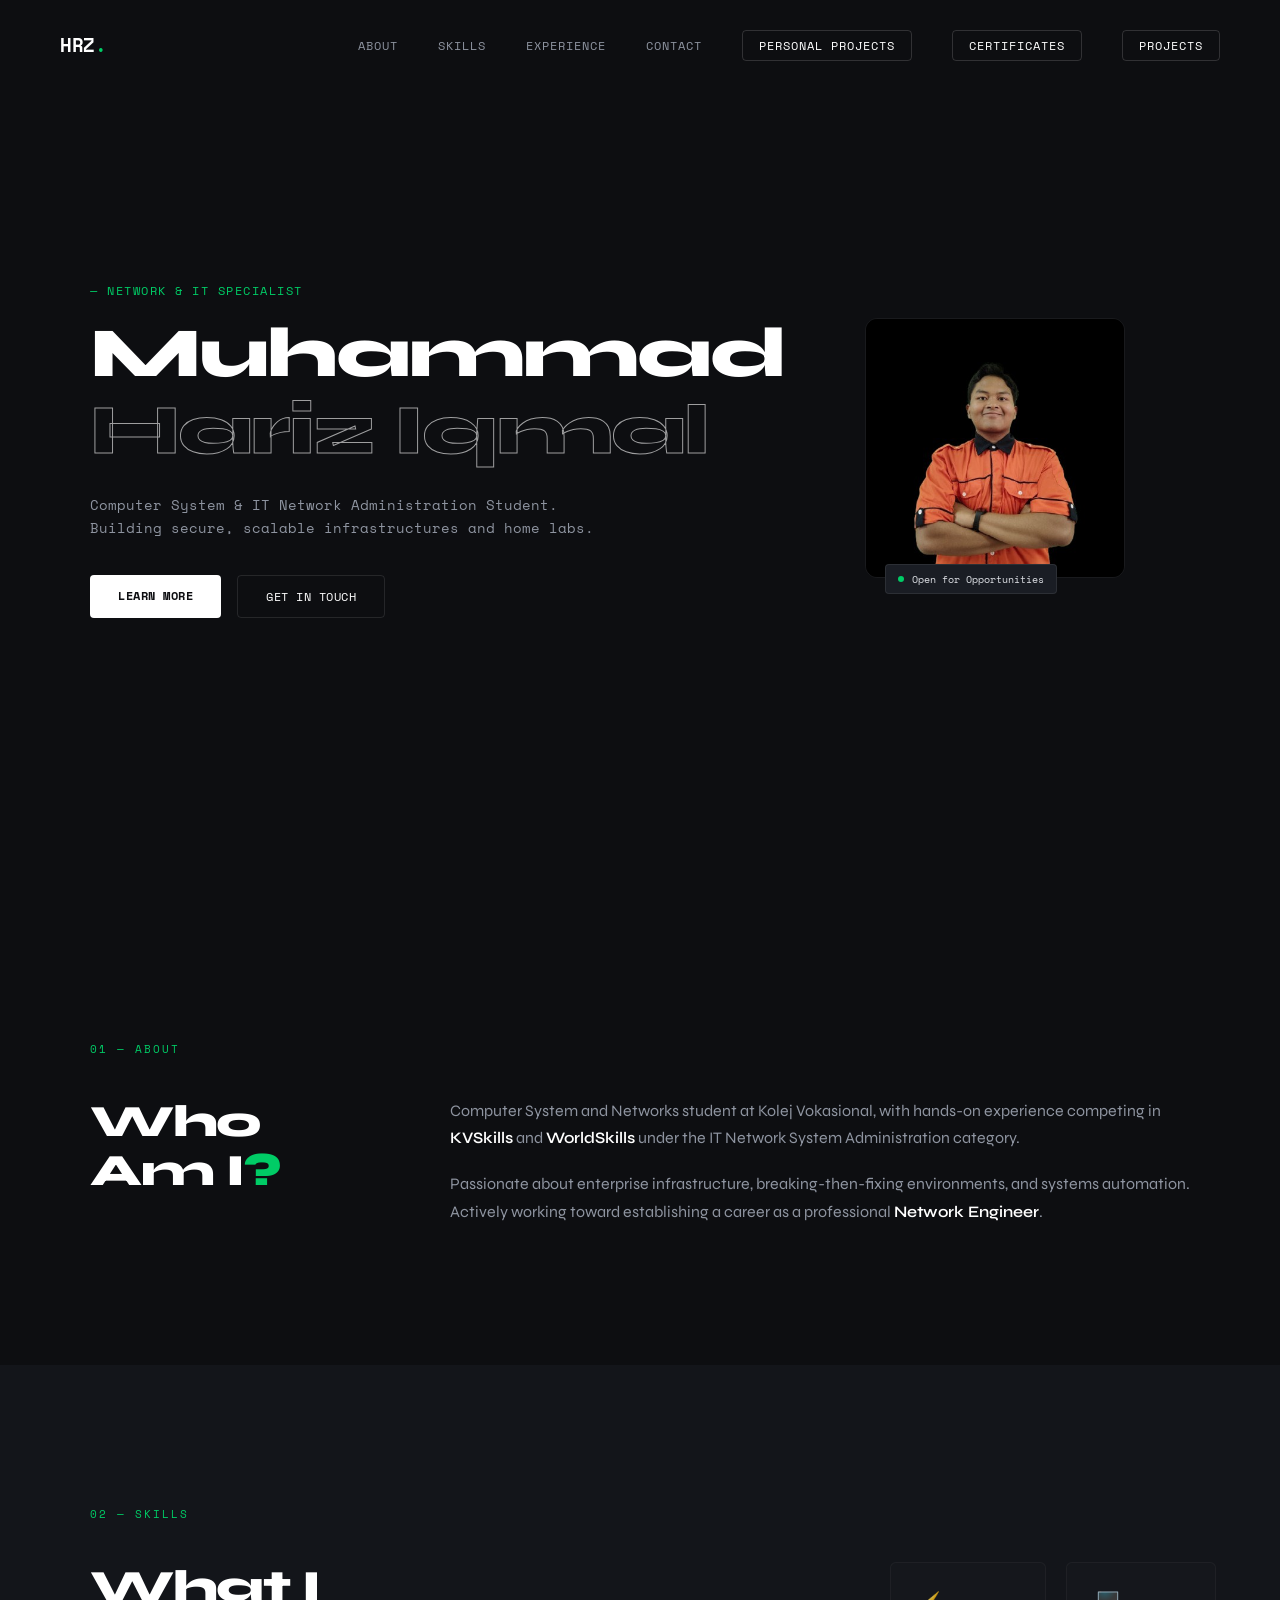
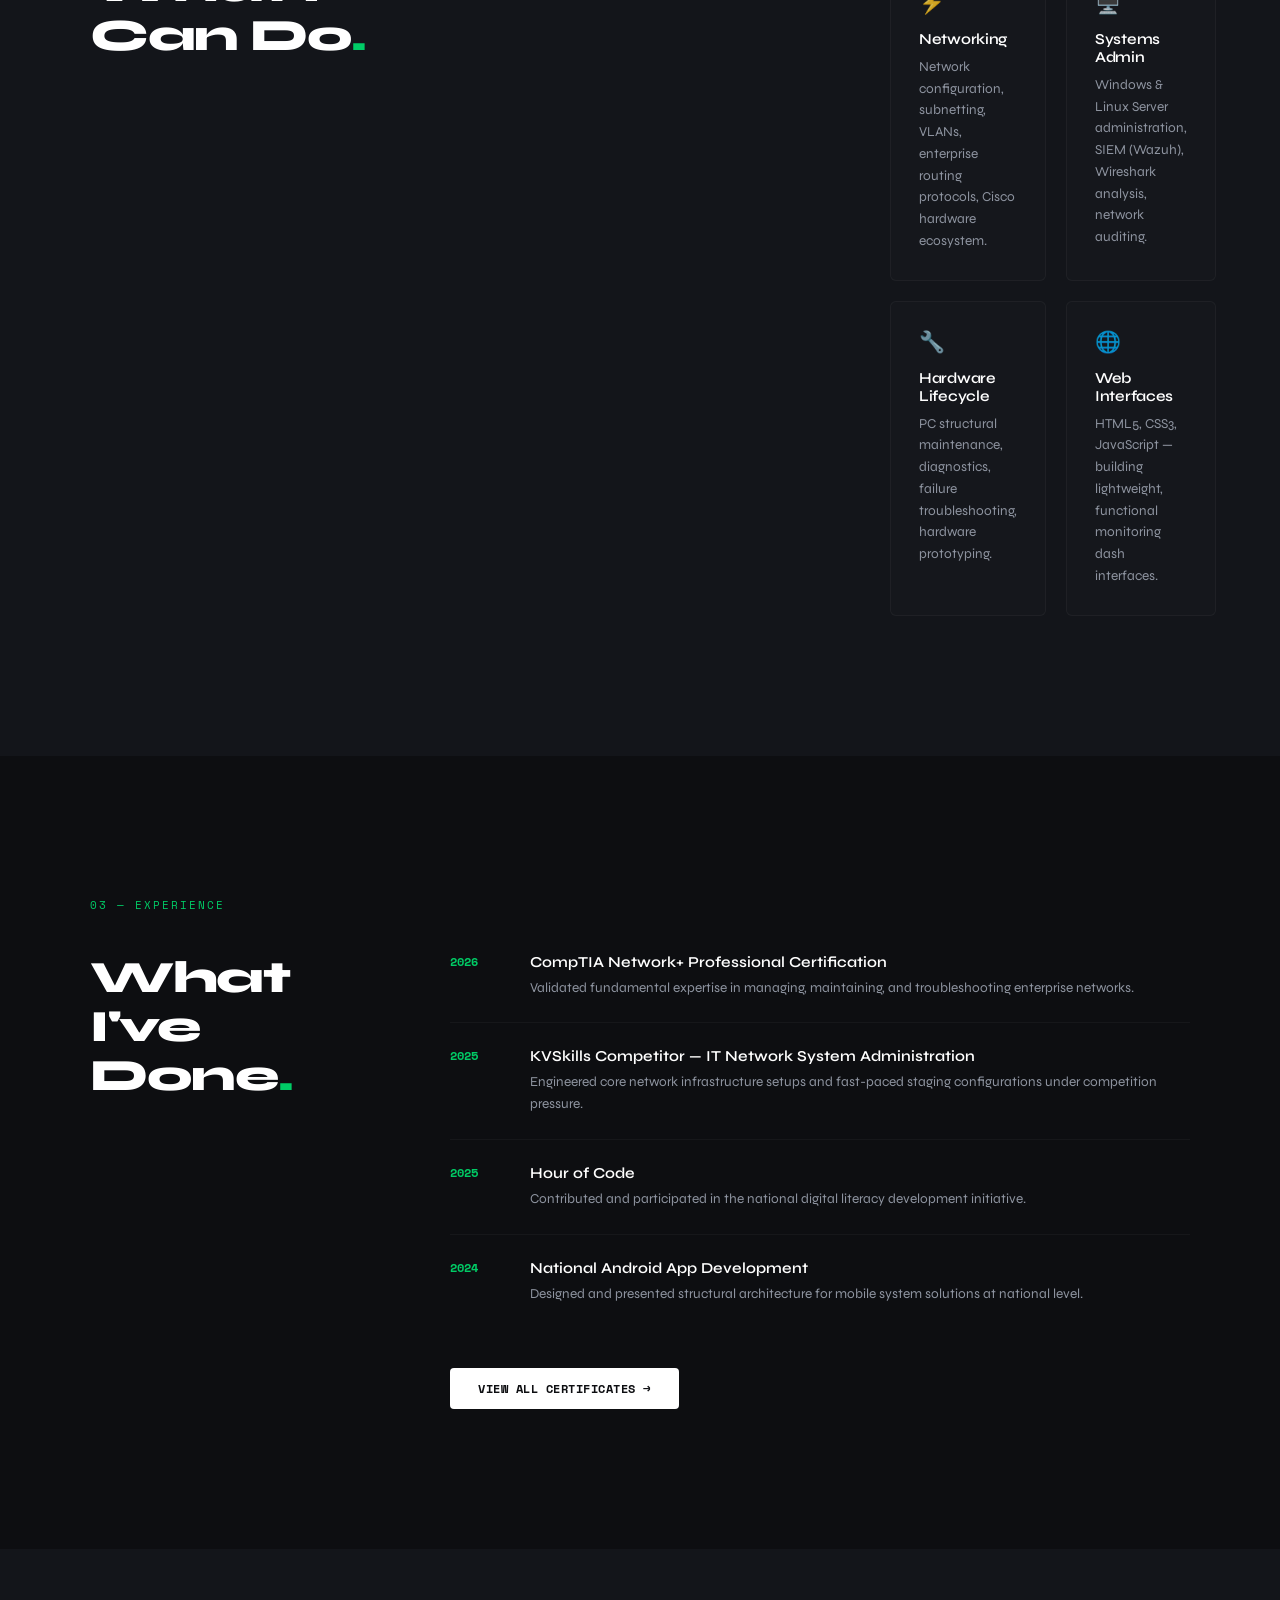
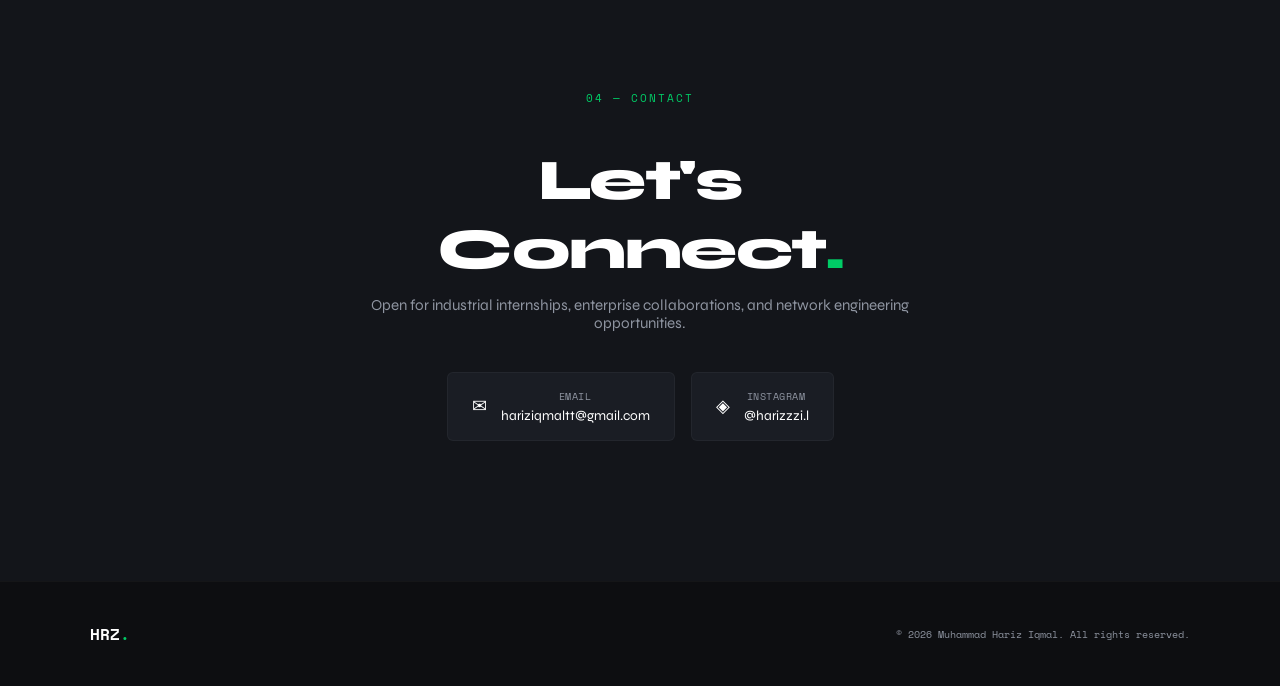
<file: index.html>
<!DOCTYPE html>
<html lang="ms">
<head>
  <meta charset="UTF-8" />
  <meta name="viewport" content="width=device-width, initial-scale=1.0" />
  <title>Muhammad Hariz Iqmal — Portfolio</title>
  <link rel="preconnect" href="https://fonts.googleapis.com" />
  <link rel="preconnect" href="https://fonts.gstatic.com" crossorigin />
  <link href="https://fonts.googleapis.com/css2?family=Space+Mono:wght@400;700&family=Syne:wght@400;600;800&display=swap" rel="stylesheet" />
  <link rel="stylesheet" href="style.css" />
</head>
<body>

  <nav id="navbar">
    <div class="nav-logo">HRZ<span class="dot">.</span></div>
    <ul class="nav-links">
      <li><a href="#about">About</a></li>
      <li><a href="#skills">Skills</a></li>
      <li><a href="#experience">Experience</a></li>
      <li><a href="#contact">Contact</a></li>
      <li><a href="personalprojects.html" class="nav-cta">Personal projects</a></li>
      <li><a href="sijil_index.html" class="nav-cta">Certificates</a></li>
      <li><a href="project_index.html" class="nav-cta">Projects</a></li>
    </ul>
    <button class="hamburger" id="hamburger" aria-label="Menu">
      <span></span><span></span><span></span>
    </button>
  </nav>

  <header id="hero">
    <div class="hero-grid">
      <div class="hero-text">
        <span class="hero-tag">— Network & IT Specialist</span>
        <h1 class="hero-name">Muhammad<br /><em>Hariz Iqmal</em></h1>
        <p class="hero-sub">Computer System & IT Network Administration Student. Building secure, scalable infrastructures and home labs.</p>
        <div class="hero-actions">
          <a href="#about" class="btn-primary">Learn More</a>
          <a href="#contact" class="btn-ghost">Get In Touch</a>
        </div>
      </div>
      <div class="hero-image-wrap">
        <img src="encem.jpg" alt="Muhammad Hariz Iqmal" class="profile-pic" />
        <div class="image-badge">
          <span class="badge-dot"></span> Open for Opportunities
        </div>
      </div>
    </div>
  </header>

  <section id="about" class="section">
    <div class="section-inner">
      <div class="section-label reveal">01 — About</div>
      <div class="two-col">
        <div class="col-heading reveal">
          <h2>Who<br />Am I<span class="accent">?</span></h2>
        </div>
        <div class="col-body reveal">
          <p>Computer System and Networks student at Kolej Vokasional, with hands-on experience competing in <strong>KVSkills</strong> and <strong>WorldSkills</strong> under the IT Network System Administration category.</p>
          <br />
          <p>Passionate about enterprise infrastructure, breaking-then-fixing environments, and systems automation. Actively working toward establishing a career as a professional <strong>Network Engineer</strong>.</p>
        </div>
      </div>
    </div>
  </section>

  <section id="skills" class="section alt-bg">
    <div class="section-inner">
      <div class="section-label reveal">02 — Skills</div>
      <div class="two-col reverse">
        <div class="col-heading reveal">
          <h2>What I<br />Can Do<span class="accent">.</span></h2>
        </div>
        <div class="col-body reveal">
          <div class="skill-grid">
            <div class="skill-card">
              <div class="skill-icon">⚡</div>
              <h3>Networking</h3>
              <p>Network configuration, subnetting, VLANs, enterprise routing protocols, Cisco hardware ecosystem.</p>
            </div>
            <div class="skill-card">
              <div class="skill-icon">🖥️</div>
              <h3>Systems Admin</h3>
              <p>Windows & Linux Server administration, SIEM (Wazuh), Wireshark analysis, network auditing.</p>
            </div>
            <div class="skill-card">
              <div class="skill-icon">🔧</div>
              <h3>Hardware Lifecycle</h3>
              <p>PC structural maintenance, diagnostics, failure troubleshooting, hardware prototyping.</p>
            </div>
            <div class="skill-card">
              <div class="skill-icon">🌐</div>
              <h3>Web Interfaces</h3>
              <p>HTML5, CSS3, JavaScript — building lightweight, functional monitoring dash interfaces.</p>
            </div>
          </div>
        </div>
      </div>
    </div>
  </section>

  <section id="experience" class="section">
    <div class="section-inner">
      <div class="section-label reveal">03 — Experience</div>
      <div class="two-col">
        <div class="col-heading reveal">
          <h2>What I've<br />Done<span class="accent">.</span></h2>
        </div>
        <div class="col-body reveal">
          <div class="timeline">
            <div class="timeline-item">
              <span class="timeline-year">2026</span>
              <div>
                <h3>CompTIA Network+ Professional Certification</h3>
                <p>Validated fundamental expertise in managing, maintaining, and troubleshooting enterprise networks.</p>
              </div>
            </div>
            <div class="timeline-item">
              <span class="timeline-year">2025</span>
              <div>
                <h3>KVSkills Competitor — IT Network System Administration</h3>
                <p>Engineered core network infrastructure setups and fast-paced staging configurations under competition pressure.</p>
              </div>
            </div>
            <div class="timeline-item">
              <span class="timeline-year">2025</span>
              <div>
                <h3>Hour of Code</h3>
                <p>Contributed and participated in the national digital literacy development initiative.</p>
              </div>
            </div>
            <div class="timeline-item">
              <span class="timeline-year">2024</span>
              <div>
                <h3>National Android App Development</h3>
                <p>Designed and presented structural architecture for mobile system solutions at national level.</p>
              </div>
            </div>
          </div>
          <a href="sijil_index.html" class="btn-primary" style="margin-top:40px;display:inline-block;">View All Certificates →</a>
        </div>
      </div>
    </div>
  </section>

  <section id="contact" class="section alt-bg">
    <div class="section-inner contact-inner">
      <div class="section-label reveal">04 — Contact</div>
      <h2 class="contact-heading reveal">Let's Connect<span class="accent">.</span></h2>
      <p class="contact-sub reveal">Open for industrial internships, enterprise collaborations, and network engineering opportunities.</p>
      <div class="contact-links reveal">
        <a href="mailto:hariziqmaltt@gmail.com" class="contact-card">
          <span class="contact-icon">✉</span>
          <div>
            <small>Email</small>
            <strong>hariziqmaltt@gmail.com</strong>
          </div>
        </a>
        <a href="https://instagram.com/harizzzi.l" target="_blank" class="contact-card">
          <span class="contact-icon">◈</span>
          <div>
            <small>Instagram</small>
            <strong>@harizzzi.l</strong>
          </div>
        </a>
      </div>
    </div>
  </section>

  <footer>
    <div class="footer-inner">
      <span class="footer-logo">HRZ<span class="accent">.</span></span>
      <p>© 2026 Muhammad Hariz Iqmal. All rights reserved.</p>
    </div>
  </footer>

  <script src="script.js"></script>
</body>
</html>
</file>
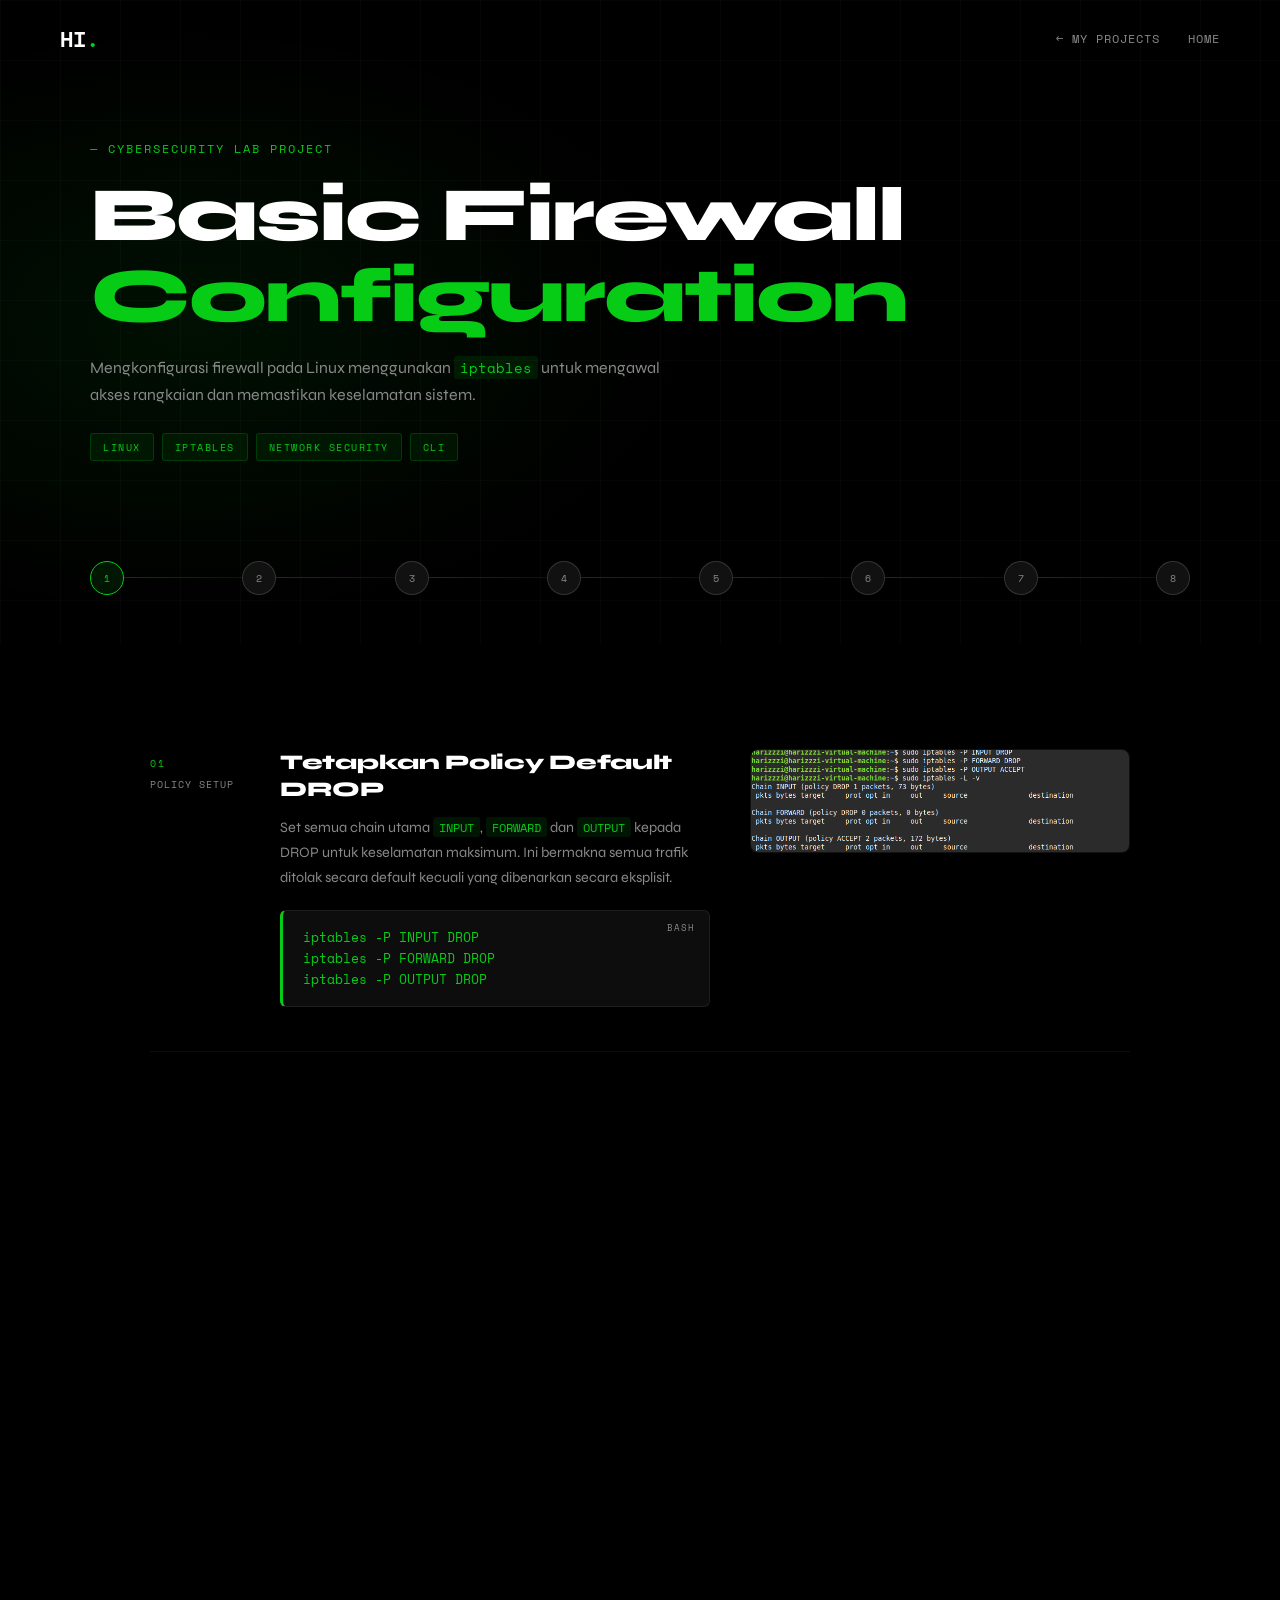
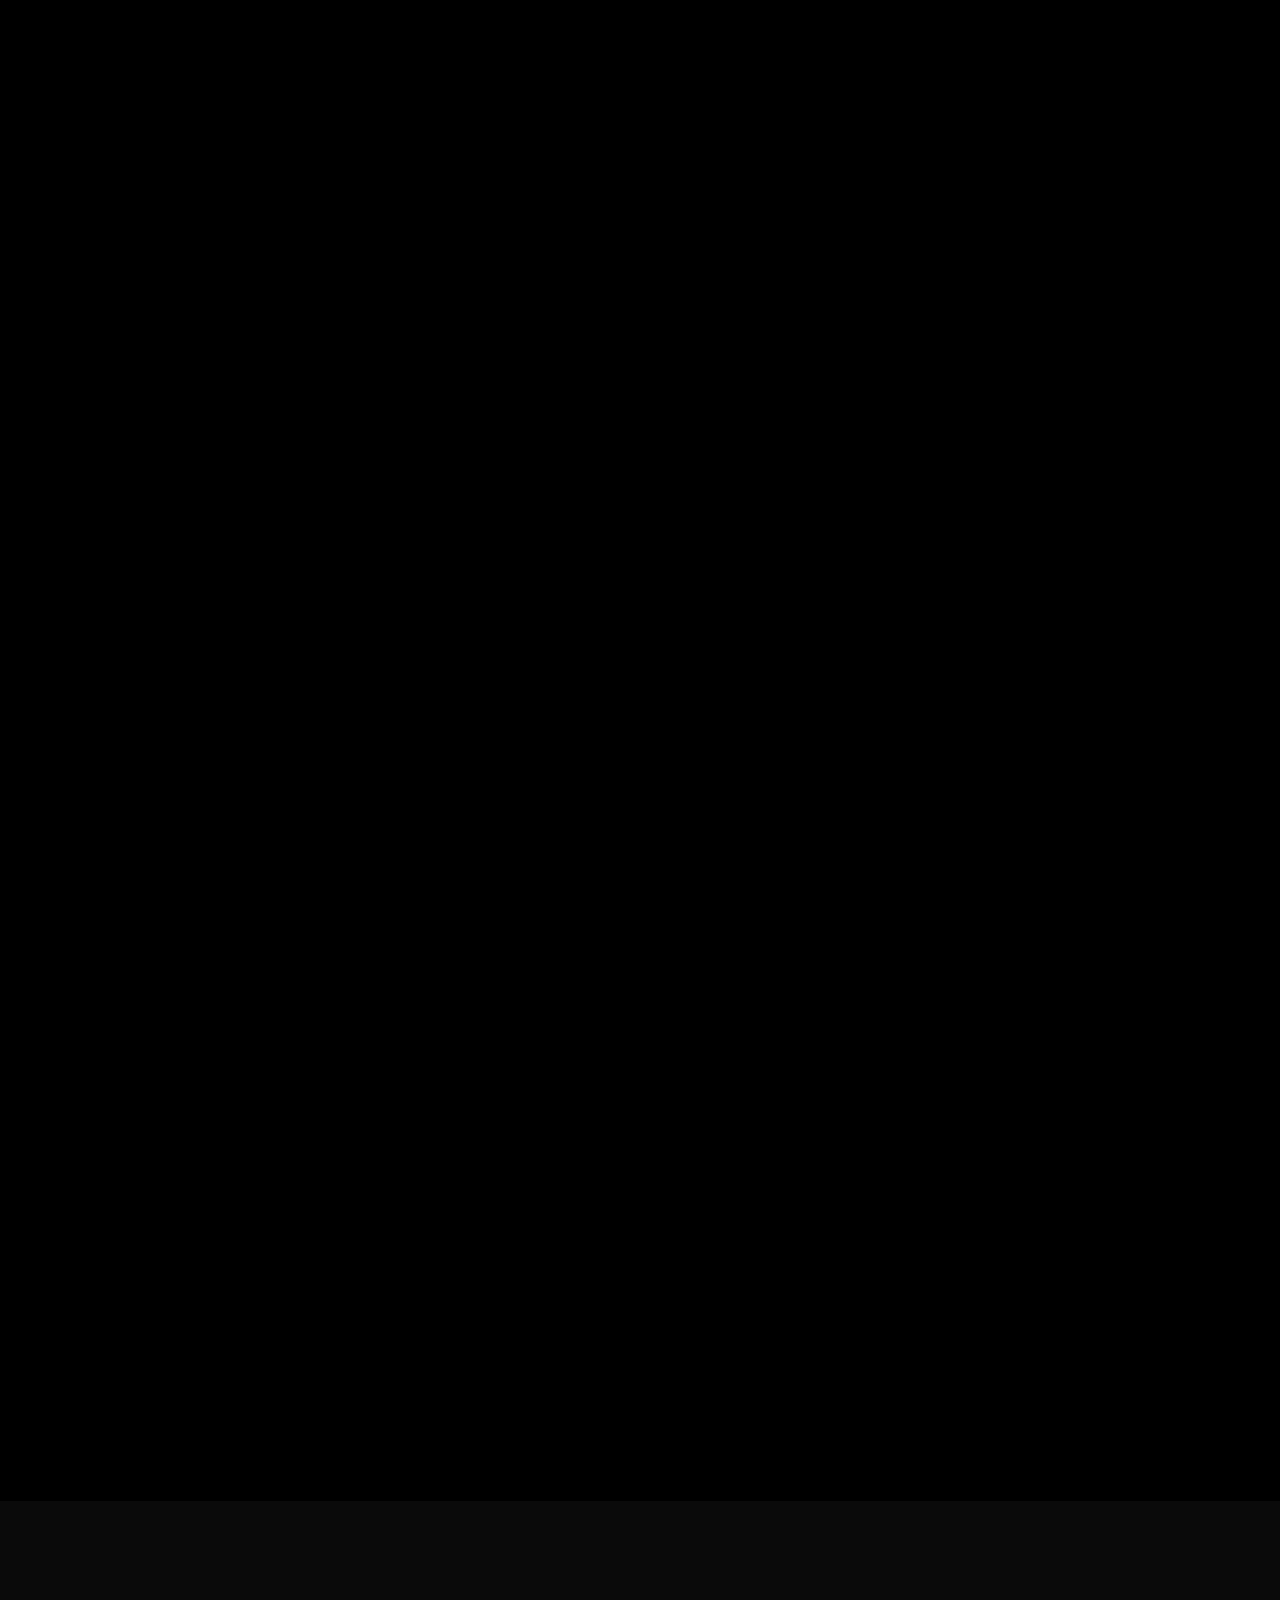
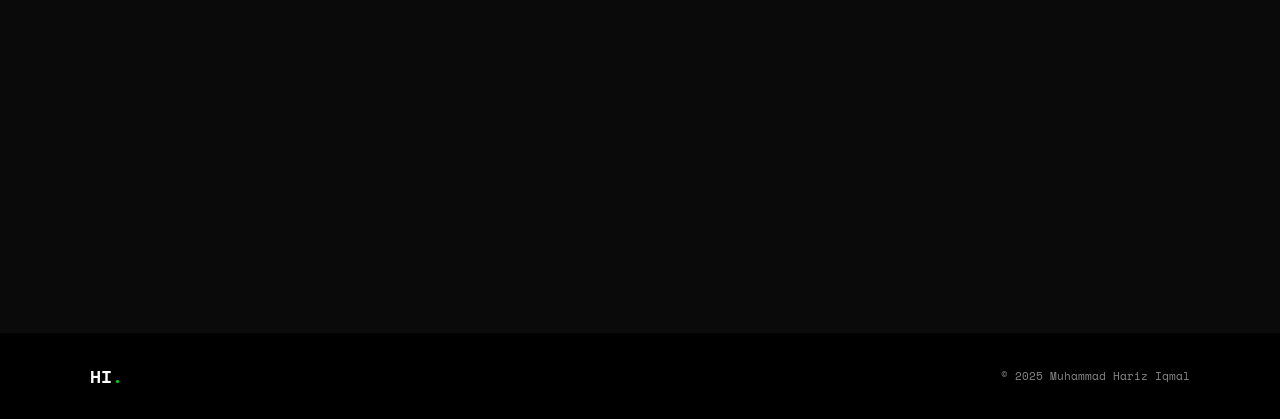
<file: BasicFirewallConfigure.html>
<!DOCTYPE html>
<html lang="ms">
<head>
  <meta charset="UTF-8" />
  <meta name="viewport" content="width=device-width, initial-scale=1.0" />
  <title>Basic Firewall Configuration — Muhammad Hariz Iqmal</title>
  <link rel="preconnect" href="https://fonts.googleapis.com" />
  <link rel="preconnect" href="https://fonts.gstatic.com" crossorigin />
  <link href="https://fonts.googleapis.com/css2?family=Space+Mono:wght@400;700&family=Syne:wght@400;600;800&display=swap" rel="stylesheet" />
  <link rel="stylesheet" href="BasicFireStyle.css" />
</head>
<body>

  <!-- NAV -->
  <nav id="navbar">
    <div class="nav-logo">HI<span class="dot">.</span></div>
    <div class="nav-right">
      <a href="project_index.html" class="nav-back">← My Projects</a>
      <a href="index.html" class="nav-home">Home</a>
    </div>
  </nav>

  <!-- HERO -->
  <header id="fire-hero">
    <div class="hero-inner">
      <span class="hero-tag">— Cybersecurity Lab Project</span>
      <h1>Basic Firewall<br /><em>Configuration</em></h1>
      <p>Mengkonfigurasi firewall pada Linux menggunakan <code>iptables</code> untuk mengawal akses rangkaian dan memastikan keselamatan sistem.</p>
      <div class="hero-pills">
        <span class="pill">Linux</span>
        <span class="pill">iptables</span>
        <span class="pill">Network Security</span>
        <span class="pill">CLI</span>
      </div>
    </div>

    <!-- Steps overview -->
    <div class="steps-overview">
      <div class="steps-inner">
        <a href="#step1" class="step-dot active-dot" title="Step 1">1</a>
        <div class="step-line"></div>
        <a href="#step2" class="step-dot" title="Step 2">2</a>
        <div class="step-line"></div>
        <a href="#step3" class="step-dot" title="Step 3">3</a>
        <div class="step-line"></div>
        <a href="#step4" class="step-dot" title="Step 4">4</a>
        <div class="step-line"></div>
        <a href="#step5" class="step-dot" title="Step 5">5</a>
        <div class="step-line"></div>
        <a href="#step6" class="step-dot" title="Step 6">6</a>
        <div class="step-line"></div>
        <a href="#step7" class="step-dot" title="Step 7">7</a>
        <div class="step-line"></div>
        <a href="#step8" class="step-dot" title="Step 8">8</a>
      </div>
    </div>
  </header>

  <!-- STEPS -->
  <main class="steps-container">

    <div class="step-card reveal" id="step1">
      <div class="step-meta">
        <span class="step-num">01</span>
        <span class="step-label">Policy Setup</span>
      </div>
      <div class="step-body">
        <h2>Tetapkan Policy Default DROP</h2>
        <p>Set semua chain utama <code>INPUT</code>, <code>FORWARD</code> dan <code>OUTPUT</code> kepada DROP untuk keselamatan maksimum. Ini bermakna semua trafik ditolak secara default kecuali yang dibenarkan secara eksplisit.</p>
        <div class="code-block">
          <span class="code-label">bash</span>
          <pre>iptables -P INPUT DROP
iptables -P FORWARD DROP
iptables -P OUTPUT DROP</pre>
        </div>
      </div>
      <div class="step-img">
        <img src="projectss/basic firewall 1.png" alt="Step 1 - Policy Default DROP" class="clickable-img" loading="lazy" />
        <div class="img-overlay"><span>View</span></div>
      </div>
    </div>

    <div class="step-card reveal" id="step2">
      <div class="step-meta">
        <span class="step-num">02</span>
        <span class="step-label">Loopback</span>
      </div>
      <div class="step-body">
        <h2>Benarkan Loopback Interface</h2>
        <p>Benarkan trafik untuk loopback interface (<code>lo</code>) supaya sistem dapat berkomunikasi dengan dirinya sendiri — penting untuk banyak service tempatan.</p>
        <div class="code-block">
          <span class="code-label">bash</span>
          <pre>iptables -A INPUT -i lo -j ACCEPT
iptables -A OUTPUT -o lo -j ACCEPT</pre>
        </div>
      </div>
      <div class="step-img">
        <img src="projectss/basic firewall 2.png" alt="Step 2 - Allow Loopback" class="clickable-img" loading="lazy" />
        <div class="img-overlay"><span>View</span></div>
      </div>
    </div>

    <div class="step-card reveal" id="step3">
      <div class="step-meta">
        <span class="step-num">03</span>
        <span class="step-label">SSH Access</span>
      </div>
      <div class="step-body">
        <h2>Benarkan Trafik Masuk SSH (Port 22)</h2>
        <p>Benarkan sambungan SSH masuk. Ini penting untuk remote access ke server dari luar rangkaian tempatan.</p>
        <div class="code-block">
          <span class="code-label">bash</span>
          <pre>iptables -A INPUT -p tcp --dport 22 -j ACCEPT</pre>
        </div>
      </div>
      <div class="step-img">
        <img src="projectss/basic firewall 3.png" alt="Step 3 - Allow SSH" class="clickable-img" loading="lazy" />
        <div class="img-overlay"><span>View</span></div>
      </div>
    </div>

    <div class="step-card reveal" id="step4">
      <div class="step-meta">
        <span class="step-num">04</span>
        <span class="step-label">Web Traffic</span>
      </div>
      <div class="step-body">
        <h2>Benarkan Trafik HTTP & HTTPS</h2>
        <p>Benarkan trafik web masuk melalui port 80 (HTTP) dan port 443 (HTTPS) supaya server boleh serve laman web kepada pengguna.</p>
        <div class="code-block">
          <span class="code-label">bash</span>
          <pre>iptables -A INPUT -p tcp --dport 80 -j ACCEPT
iptables -A INPUT -p tcp --dport 443 -j ACCEPT</pre>
        </div>
      </div>
      <div class="step-img">
        <img src="projectss/basic firewall 4.png" alt="Step 4 - Allow HTTP HTTPS" class="clickable-img" loading="lazy" />
        <div class="img-overlay"><span>View</span></div>
      </div>
    </div>

    <div class="step-card reveal" id="step5">
      <div class="step-meta">
        <span class="step-num">05</span>
        <span class="step-label">ICMP / Ping</span>
      </div>
      <div class="step-body">
        <h2>Benarkan Trafik ICMP (Ping)</h2>
        <p>Benarkan permintaan ping masuk. Berguna untuk diagnosa rangkaian — memastikan server boleh dihubungi dari luar.</p>
        <div class="code-block">
          <span class="code-label">bash</span>
          <pre>iptables -A INPUT -p icmp --icmp-type echo-request -j ACCEPT</pre>
        </div>
      </div>
      <div class="step-img">
        <img src="projectss/basic firewall 5.png" alt="Step 5 - Allow ICMP" class="clickable-img" loading="lazy" />
        <div class="img-overlay"><span>View</span></div>
      </div>
    </div>

    <div class="step-card reveal" id="step6">
      <div class="step-meta">
        <span class="step-num">06</span>
        <span class="step-label">Outbound</span>
      </div>
      <div class="step-body">
        <h2>Benarkan Trafik Keluar</h2>
        <p>Benarkan semua trafik keluar dari server. Ini penting supaya server boleh membuat request keluar seperti update pakej dan DNS resolution.</p>
        <div class="code-block">
          <span class="code-label">bash</span>
          <pre>iptables -A OUTPUT -j ACCEPT</pre>
        </div>
      </div>
      <div class="step-img">
        <img src="projectss/basic firewall 6.png" alt="Step 6 - Allow Outbound" class="clickable-img" loading="lazy" />
        <div class="img-overlay"><span>View</span></div>
      </div>
    </div>

    <div class="step-card reveal" id="step7">
      <div class="step-meta">
        <span class="step-num">07</span>
        <span class="step-label">Persist Rules</span>
      </div>
      <div class="step-body">
        <h2>Simpan Rules iptables</h2>
        <p>Simpan semua rules supaya kekal selepas server reboot. Tanpa langkah ini, semua rules akan hilang bila sistem dimulakan semula.</p>
        <div class="code-block">
          <span class="code-label">bash</span>
          <pre>iptables-save > /etc/iptables/rules.v4</pre>
        </div>
      </div>
      <div class="step-img">
        <img src="projectss/basic firewall 7.png" alt="Step 7 - Save Rules" class="clickable-img" loading="lazy" />
        <div class="img-overlay"><span>View</span></div>
      </div>
    </div>

    <div class="step-card reveal" id="step8">
      <div class="step-meta">
        <span class="step-num">08</span>
        <span class="step-label">Verify</span>
      </div>
      <div class="step-body">
        <h2>Lihat Rules Semasa</h2>
        <p>Paparkan semua rules iptables yang aktif dengan maklumat terperinci termasuk packet count dan byte count untuk setiap rule.</p>
        <div class="code-block">
          <span class="code-label">bash</span>
          <pre>iptables -L -v -n --line-numbers</pre>
        </div>
      </div>
      <div class="step-img">
        <img src="projectss/basic firewall 8.png" alt="Step 8 - View Rules" class="clickable-img" loading="lazy" />
        <div class="img-overlay"><span>View</span></div>
      </div>
    </div>

  </main>

  <!-- SUMMARY -->
  <section id="summary">
    <div class="summary-inner reveal">
      <h2>Summary<span class="accent">.</span></h2>
      <p>Firewall yang dikonfigurasi ini menerapkan prinsip <strong>least privilege</strong> — semua trafik ditolak secara default, dan hanya port yang diperlukan (22, 80, 443) dibuka secara eksplisit.</p>
      <a href="project_index.html" class="btn-back">← Back to Projects</a>
    </div>
  </section>

  <footer>
    <div class="footer-inner">
      <span class="footer-logo">HI<span class="accent">.</span></span>
      <p>© 2025 Muhammad Hariz Iqmal</p>
    </div>
  </footer>

  <!-- MODAL -->
  <div id="imgModal" class="modal">
    <button class="close-btn" id="closeModal">✕</button>
    <div class="modal-inner">
      <img class="modal-content" id="modalImg" alt="" />
      <div id="caption"></div>
    </div>
  </div>

  <!-- Back to top -->
  <button id="backToTopBtn" title="Back to Top">↑</button>

  <script src="BasicFireScript.js"></script>
</body>
</html>
</file>
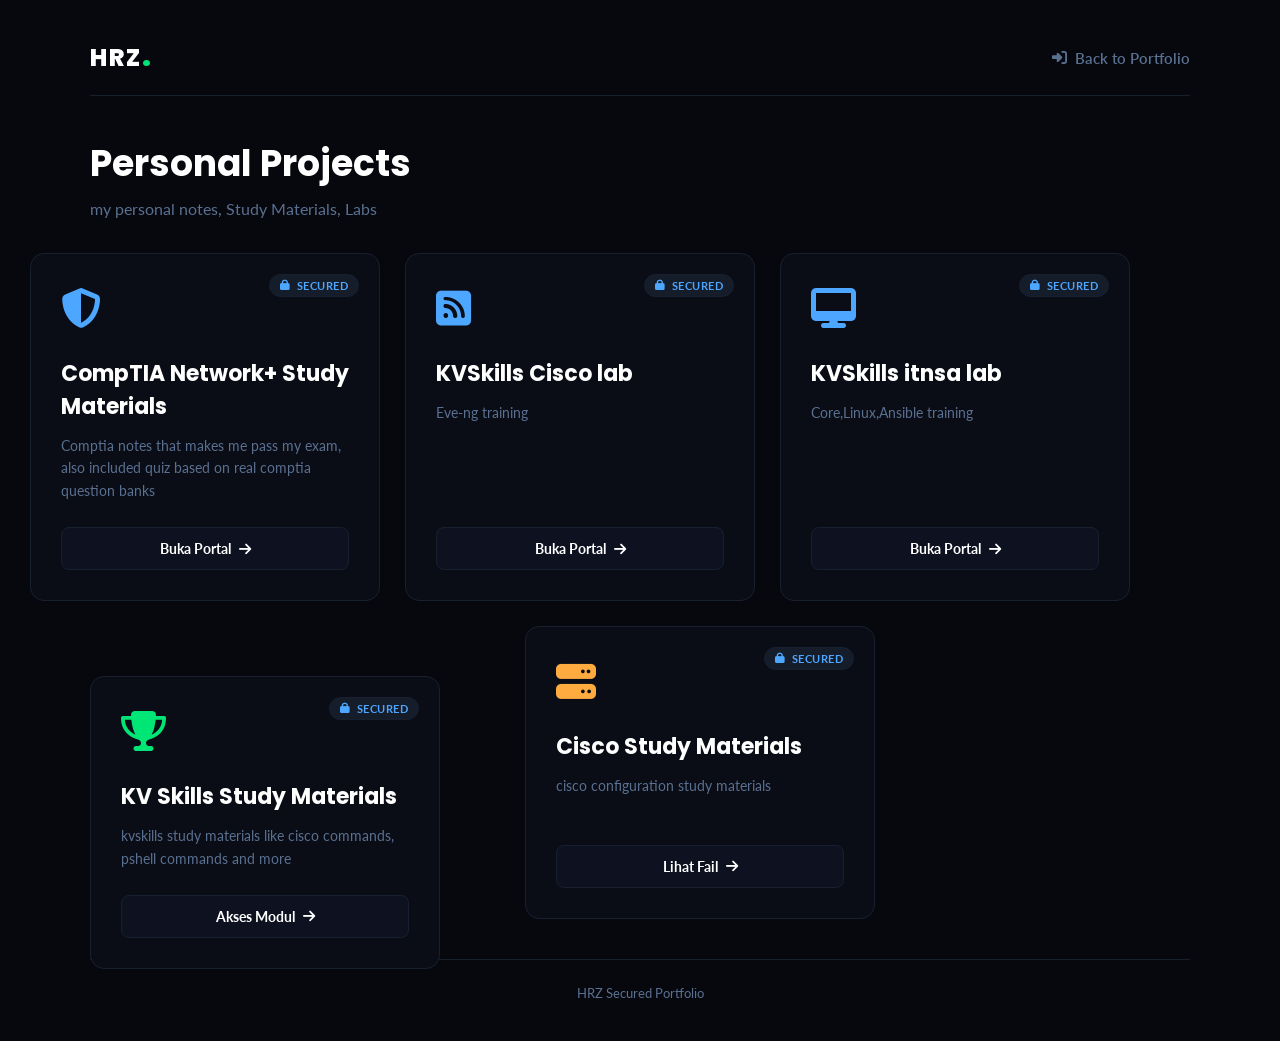
<file: personalprojects.html>
<!DOCTYPE html>
<html lang="ms">
<head>
    <link rel="icon" type="image/png" href="favicon.png">
    <meta charset="UTF-8">
    <meta name="viewport" content="width=device-width, initial-scale=1.0">
    <title>HRZ - Personal Projects</title>

    <link rel="preconnect" href="https://fonts.googleapis.com">
    <link rel="preconnect" href="https://fonts.gstatic.com" crossorigin>
    <link href="https://fonts.googleapis.com/css2?family=Poppins:wght@400;600;700&family=Lato:wght@400;700&display=swap" rel="stylesheet">
    <link rel="stylesheet" href="https://cdnjs.cloudflare.com/ajax/libs/font-awesome/6.5.1/css/all.min.css">
    
    <style>
        :root {
            --bg: #06080e;
            --card-bg: #0a0d16;
            --border-color: #182030;
            --border-hover: #202c40;
            --accent-blue: #4da6ff;
            --accent-green: #00e676;
            --accent-purple: #b388ff;
            --accent-orange: #ffab40;
            --text-main: #ffffff;
            --text-muted: #5a7090;
        }

        * { box-sizing: border-box; margin: 0; padding: 0; }

        body {
            background-color: var(--bg);
            color: #b8cce0;
            font-family: 'Lato', sans-serif;
            min-height: 100vh;
            padding: 40px 20px;
            overflow-x: hidden; /* Menghalang scrollbar melintang semasa animasi berjalan */
        }

        .container {
            max-width: 1100px;
            margin: 0 auto;
        }

        /* HEADER */
        header {
            display: flex;
            justify-content: space-between;
            align-items: center;
            border-bottom: 1px solid var(--border-color);
            padding-bottom: 20px;
            margin-bottom: 40px;
        }

        .brand-logo {
            font-size: 24px;
            font-weight: 800;
            color: var(--text-main);
            letter-spacing: 1.5px;
            font-family: 'Poppins', sans-serif;
            text-decoration: none;
        }

        .brand-logo::after {
            content: ".";
            color: var(--accent-green);
            font-size: 32px;
            line-height: 0;
        }

        .nav-links {
            display: flex;
            align-items: center;
            gap: 20px;
        }

        .back-btn {
            color: var(--text-muted);
            text-decoration: none;
            font-size: 15px;
            font-weight: 600;
            transition: color 0.2s;
            display: flex;
            align-items: center;
            gap: 8px;
        }

        .back-btn:hover {
            color: var(--accent-blue);
        }

        /* TITLE SECTION */
        .title-section {
            margin-bottom: 35px;
        }

        .title-section h1 {
            font-family: 'Poppins', sans-serif;
            font-size: 36px;
            font-weight: 700;
            color: var(--text-main);
            margin-bottom: 8px;
        }

        .title-section p {
            font-size: 16px;
            color: var(--text-muted);
        }

        /* PROJECTS GRID */
        .projects-grid {
            display: grid;
            grid-template-columns: repeat(auto-fit, minmax(320px, 1fr));
            gap: 25px;
            margin-bottom: 40px;
        }

        .project-card {
            background: var(--card-bg);
            border: 1px solid var(--border-color);
            border-radius: 14px;
            padding: 30px;
            display: flex;
            flex-direction: column;
            position: relative;
            overflow: hidden;
            transition: transform 0.3s cubic-bezier(0.4, 0, 0.2, 1), 
                        border-color 0.3s, 
                        box-shadow 0.3s;
        }

        .project-card:hover {
            transform: translateY(-5px) scale(1.02) !important; /* Kekalkan kesan hover ke atas walaupun ada animasi asal */
            border-color: var(--border-hover);
            box-shadow: 0 15px 30px rgba(0, 0, 0, 0.5);
        }

        .project-badge {
            position: absolute;
            top: 20px;
            right: 20px;
            background: rgba(24, 32, 48, 0.8);
            border: 1px solid var(--border-color);
            padding: 4px 10px;
            border-radius: 20px;
            font-size: 11px;
            font-weight: 700;
            text-transform: uppercase;
            letter-spacing: 0.5px;
            color: var(--accent-blue);
            display: flex;
            align-items: center;
            gap: 6px;
        }

        .project-icon {
            font-size: 40px;
            margin-bottom: 25px;
            color: var(--p-color, var(--accent-blue));
        }

        .project-card h3 {
            font-family: 'Poppins', sans-serif;
            font-size: 22px;
            color: var(--text-main);
            margin-bottom: 12px;
        }

        .project-card p {
            font-size: 14px;
            color: var(--text-muted);
            line-height: 1.6;
            margin-bottom: 25px;
        }

        .project-btn {
            margin-top: auto;
            background: #0e1220;
            border: 1px solid var(--border-color);
            color: var(--text-main);
            padding: 12px;
            text-align: center;
            border-radius: 8px;
            text-decoration: none;
            font-weight: 700;
            font-size: 14px;
            transition: all 0.2s;
            display: flex;
            justify-content: center;
            align-items: center;
            gap: 8px;
        }

        .project-card:hover .project-btn {
            background: var(--p-color, var(--accent-blue));
            color: #06080e;
            border-color: var(--p-color);
        }

        /* LOGO WARNA TEMA */
        .p-comptia { --p-color: var(--accent-blue); }
        .p-kvskills { --p-color: var(--accent-green); }
        .p-cisco { --p-color: var(--accent-orange); }


        /* ==========================================
           CSS UNTUK KESAN ANIMASI SCROLL (EFFECT)
        ============================================ */
        

        /* Kesan Tembak Masuk dari Kiri */
        .anim-left {
            transform: translateX(-60px);
        }

        /* Kesan Tembak Masuk dari Kanan */
        .anim-right {
            transform: translateX(60px);
        }

        /* Kesan Tembak Naik dari Bawah */
        .anim-bottom {
            transform: translateY(50px);
        }

        /* Keadaan Selepas Elemen Aktif (Apabila Di-scroll Kelihatan) */
        .scroll-animate.active {
            opacity: 1;
            transform: translateX(0) translateY(0);
        }


        /* FOOTER */
        footer {
            text-align: center;
            color: var(--text-muted);
            font-size: 13px;
            border-top: 1px solid var(--border-color);
            padding-top: 25px;
            margin-top: 40px;
        }
    </style>
</head>
<body>

<div class="container">
    <header>
        <a href="#" class="brand-logo">HRZ</a>
        <div class="nav-links">
            <a href="index.html" class="back-btn">
                <i class="fa-solid fa-right-to-bracket"></i> Back to Portfolio
            </a>
        </div>
    </header>

    <div class="title-section">
        <h1>Personal Projects</h1>
        <p>my personal notes, Study Materials, Labs </p>
    </div>

    <div class="projects-grid">
        
        <div class="project-card p-comptia scroll-animate anim-left">
            <div class="project-badge"><i class="fa-solid fa-lock"></i> Secured</div>
            <div class="project-icon"><i class="fa-solid fa-shield-halved"></i></div>
            <h3>CompTIA Network+ Study Materials</h3>
            <p>Comptia notes that makes me pass my exam, also included quiz based on real comptia question banks</p>
            <a href="https://harizzzi.github.io/hariznetwork-study/" class="project-btn">Buka Portal <i class="fa-solid fa-arrow-right"></i></a>
        </div>

              <div class="project-card p-comptia scroll-animate anim-left">
            <div class="project-badge"><i class="fa-solid fa-lock"></i> Secured</div>
            <div class="project-icon"><i class="fa-solid fa-rss-square"></i></div>
            <h3>KVSkills Cisco lab</h3>
            <p>Eve-ng training</p>
            <a href="https://harizzzi.github.io/itnsaciscolab/" class="project-btn">Buka Portal <i class="fa-solid fa-arrow-right"></i></a>
        </div>

              <div class="project-card p-comptia scroll-animate anim-left">
            <div class="project-badge"><i class="fa-solid fa-lock"></i> Secured</div>
            <div class="project-icon"><i class="fa-solid fa-desktop"></i></div>
            <h3>KVSkills itnsa lab</h3>
            <p>Core,Linux,Ansible training</p>
            <a href="https://harizzzi.github.io/itnsalab/" class="project-btn">Buka Portal <i class="fa-solid fa-arrow-right"></i></a>
        </div>

        <div class="project-card p-kvskills scroll-animate anim-bottom">
            <div class="project-badge"><i class="fa-solid fa-lock"></i> Secured</div>
            <div class="project-icon"><i class="fa-solid fa-trophy"></i></div>
            <h3>KV Skills Study Materials</h3>
            <p>kvskills study materials like cisco commands, pshell commands and more</p>
            <a href="index.html" class="project-btn">Akses Modul <i class="fa-solid fa-arrow-right"></i></a>
        </div>

        <div class="project-card p-cisco scroll-animate anim-right">
            <div class="project-badge"><i class="fa-solid fa-lock"></i> Secured</div>
            <div class="project-icon"><i class="fa-solid fa-server"></i></div>
            <h3>Cisco Study Materials</h3>
            <p>cisco configuration study materials</p>
            <a href="index.html" class="project-btn">Lihat Fail <i class="fa-solid fa-arrow-right"></i></a>
        </div>

    </div>

    <footer>
        HRZ Secured Portfolio 
    </footer>
</div>
</file>
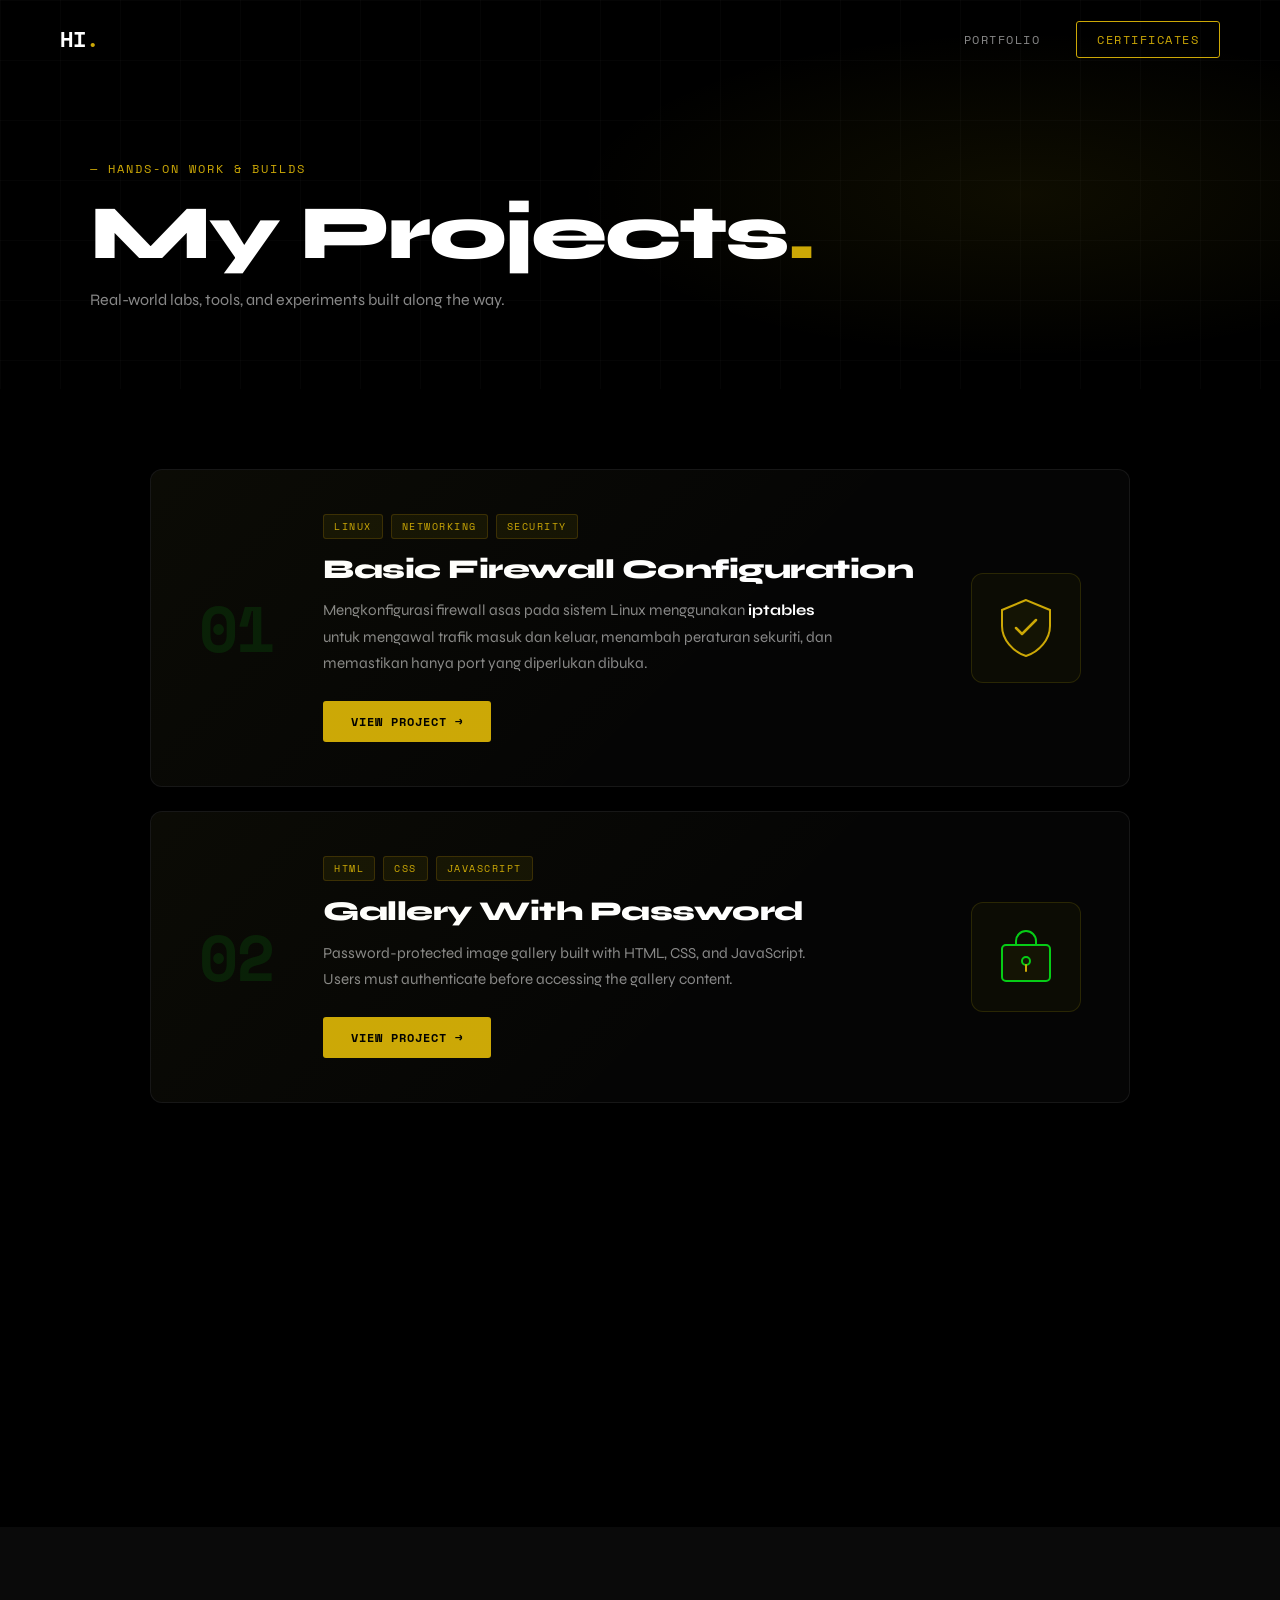
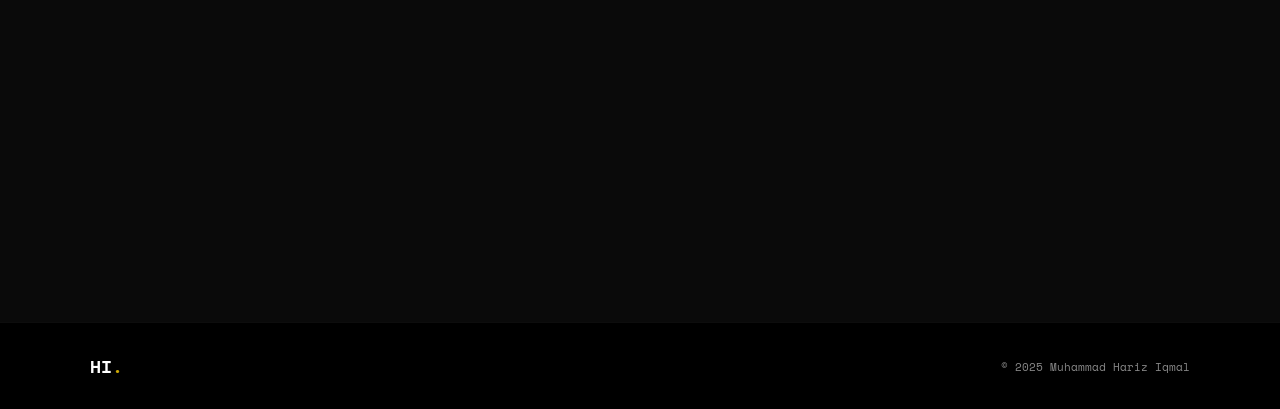
<file: project_index.html>
<!DOCTYPE html>
<html lang="ms">
<head>
  <meta charset="UTF-8" />
  <meta name="viewport" content="width=device-width, initial-scale=1.0" />
  <title>My Projects — Muhammad Hariz Iqmal</title>
  <link rel="preconnect" href="https://fonts.googleapis.com" />
  <link rel="preconnect" href="https://fonts.gstatic.com" crossorigin />
  <link href="https://fonts.googleapis.com/css2?family=Space+Mono:wght@400;700&family=Syne:wght@400;600;800&display=swap" rel="stylesheet" />
  <link rel="stylesheet" href="project_style.css" />
</head>
<body>

  <!-- NAV -->
  <nav id="navbar">
    <div class="nav-logo">HI<span class="dot">.</span></div>
    <ul class="nav-links">
      <li><a href="index.html">Portfolio</a></li>
      <li><a href="sijil_index.html" class="nav-cta">Certificates</a></li>
    </ul>
  </nav>

  <!-- HERO -->
  <header id="proj-hero">
    <div class="hero-inner">
      <span class="hero-tag">— Hands-on Work & Builds</span>
      <h1>My Projects<span class="accent">.</span></h1>
      <p>Real-world labs, tools, and experiments built along the way.</p>
    </div>
  </header>

  <!-- PROJECTS -->
  <main class="container">

    <!-- PROJECT 1 -->
    <article class="project-card reveal" id="proj-firewall">
      <div class="proj-number">01</div>
      <div class="proj-body">
        <div class="proj-meta">
          <span class="proj-tag">Linux</span>
          <span class="proj-tag">Networking</span>
          <span class="proj-tag">Security</span>
        </div>
        <h2>Basic Firewall Configuration</h2>
        <p>Mengkonfigurasi firewall asas pada sistem Linux menggunakan <strong>iptables</strong> untuk mengawal trafik masuk dan keluar, menambah peraturan sekuriti, dan memastikan hanya port yang diperlukan dibuka.</p>
        <a href="BasicFirewallConfigure.html" class="btn-primary">View Project →</a>
      </div>
      <div class="proj-visual">
        <div class="proj-icon-box">
          <svg width="64" height="64" viewBox="0 0 64 64" fill="none" xmlns="http://www.w3.org/2000/svg">
            <path d="M32 4L8 14V30C8 43.3 18.7 55.7 32 60C45.3 55.7 56 43.3 56 30V14L32 4Z" stroke="#cca806" stroke-width="2" fill="rgba(201, 204, 6, 0.04)"/>
            <path d="M22 32l6 6 14-14" stroke="#cca806" stroke-width="2.5" stroke-linecap="round" stroke-linejoin="round"/>
          </svg>
        </div>
      </div>
    </article>

    <!-- PROJECT 2 -->
    <article class="project-card reveal" id="proj-gallery">
      <div class="proj-number">02</div>
      <div class="proj-body">
        <div class="proj-meta">
          <span class="proj-tag">HTML</span>
          <span class="proj-tag">CSS</span>
          <span class="proj-tag">JavaScript</span>
        </div>
        <h2>Gallery With Password</h2>
        <p>Password-protected image gallery built with HTML, CSS, and JavaScript. Users must authenticate before accessing the gallery content.</p>
        <a href="https://harizzzi.github.io/gallery-project/" target="_blank" class="btn-primary">View Project →</a>
      </div>
      <div class="proj-visual">
        <div class="proj-icon-box">
          <svg width="64" height="64" viewBox="0 0 64 64" fill="none" xmlns="http://www.w3.org/2000/svg">
            <rect x="8" y="20" width="48" height="36" rx="4" stroke="#06cc16" stroke-width="2" fill="rgba(201, 204, 6, 0.04)"/>
            <path d="M22 20V16a10 10 0 0120 0v4" stroke="#06cc16" stroke-width="2" stroke-linecap="round"/>
            <circle cx="32" cy="36" r="4" stroke="#06cc16" stroke-width="2"/>
            <line x1="32" y1="40" x2="32" y2="46" stroke="#cca806" stroke-width="2" stroke-linecap="round"/>
          </svg>
        </div>
      </div>
    </article>

    <!-- PROJECT 3 -->
    <article class="project-card reveal" id="proj-phishing">
      <div class="proj-number">03</div>
      <div class="proj-body">
        <div class="proj-meta">
          <span class="proj-tag">Cybersecurity</span>
          <span class="proj-tag">Social Engineering</span>
        </div>
        <h2>Phishing Email Simulation</h2>
        <p>Mensimulasikan serangan phishing untuk tujuan pembelajaran dan latihan keselamatan siber, meningkatkan kesedaran pengguna terhadap e-mel berbahaya.</p>
        <span class="btn-ghost-static">Coming Soon</span>
      </div>
      <div class="proj-visual">
        <div class="proj-icon-box">
          <svg width="64" height="64" viewBox="0 0 64 64" fill="none" xmlns="http://www.w3.org/2000/svg">
            <rect x="8" y="16" width="48" height="34" rx="4" stroke="#cca806" stroke-width="2" fill="rgba(201, 204, 6, 0.04)"/>
            <path d="M8 20l24 18 24-18" stroke="#cca806" stroke-width="2" stroke-linecap="round"/>
            <path d="M38 36l14 12M26 36L12 48" stroke="#cca806" stroke-width="1.5" stroke-linecap="round" opacity="0.4"/>
          </svg>
        </div>
      </div>
    </article>

  </main>

  <!-- CONTACT -->
  <section id="contact">
    <div class="contact-inner reveal">
      <span class="hero-tag">— Get In Touch</span>
      <h2>Let's Connect<span class="accent">.</span></h2>
      <div class="contact-links">
        <a href="mailto:hariziqmaltt@gmail.com" class="contact-card">
          <span>✉</span><strong>hariziqmaltt@gmail.com</strong>
        </a>
        <a href="https://instagram.com/harizzzi.l" target="_blank" class="contact-card">
          <span>◈</span><strong>@harizzzi.l</strong>
        </a>
      </div>
    </div>
  </section>

  <footer>
    <div class="footer-inner">
      <span class="footer-logo">HI<span class="accent">.</span></span>
      <p>© 2025 Muhammad Hariz Iqmal</p>
    </div>
  </footer>

  <script src="project_script.js"></script>
</body>
</html>
</file>
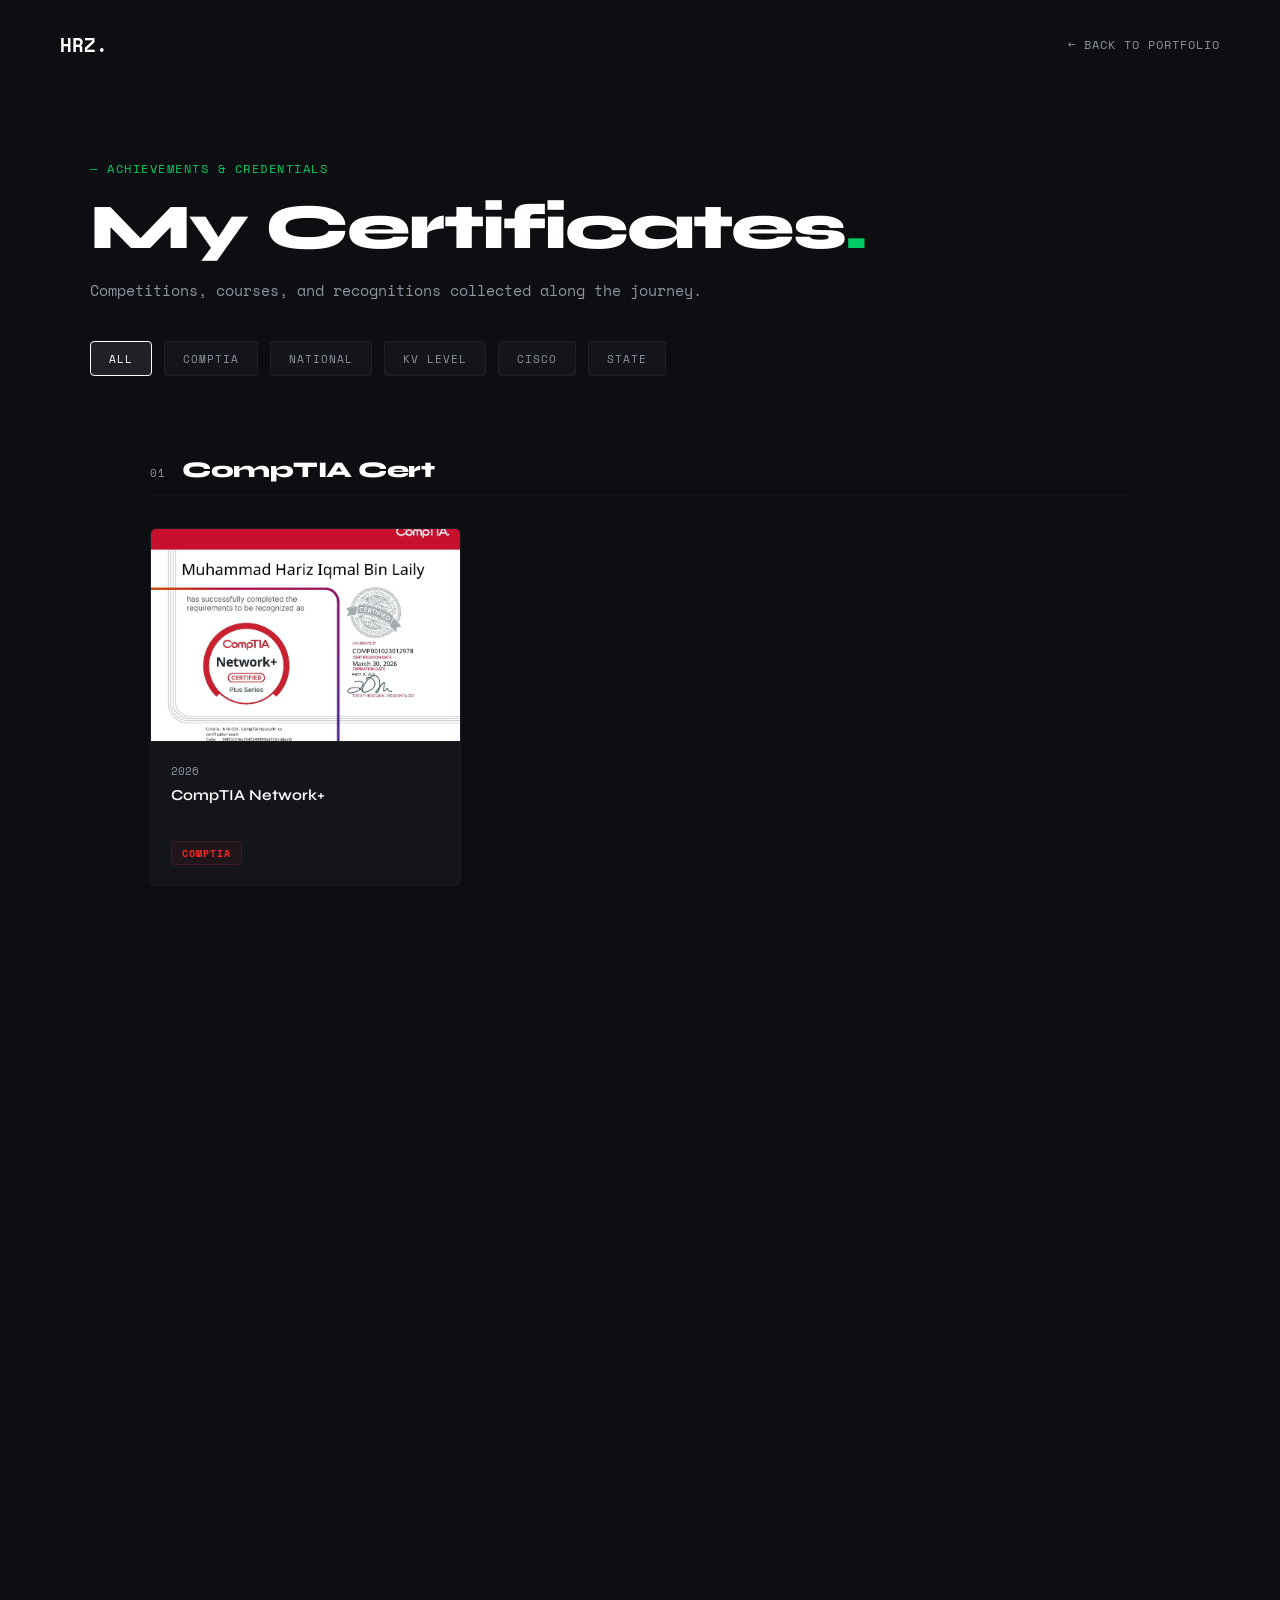
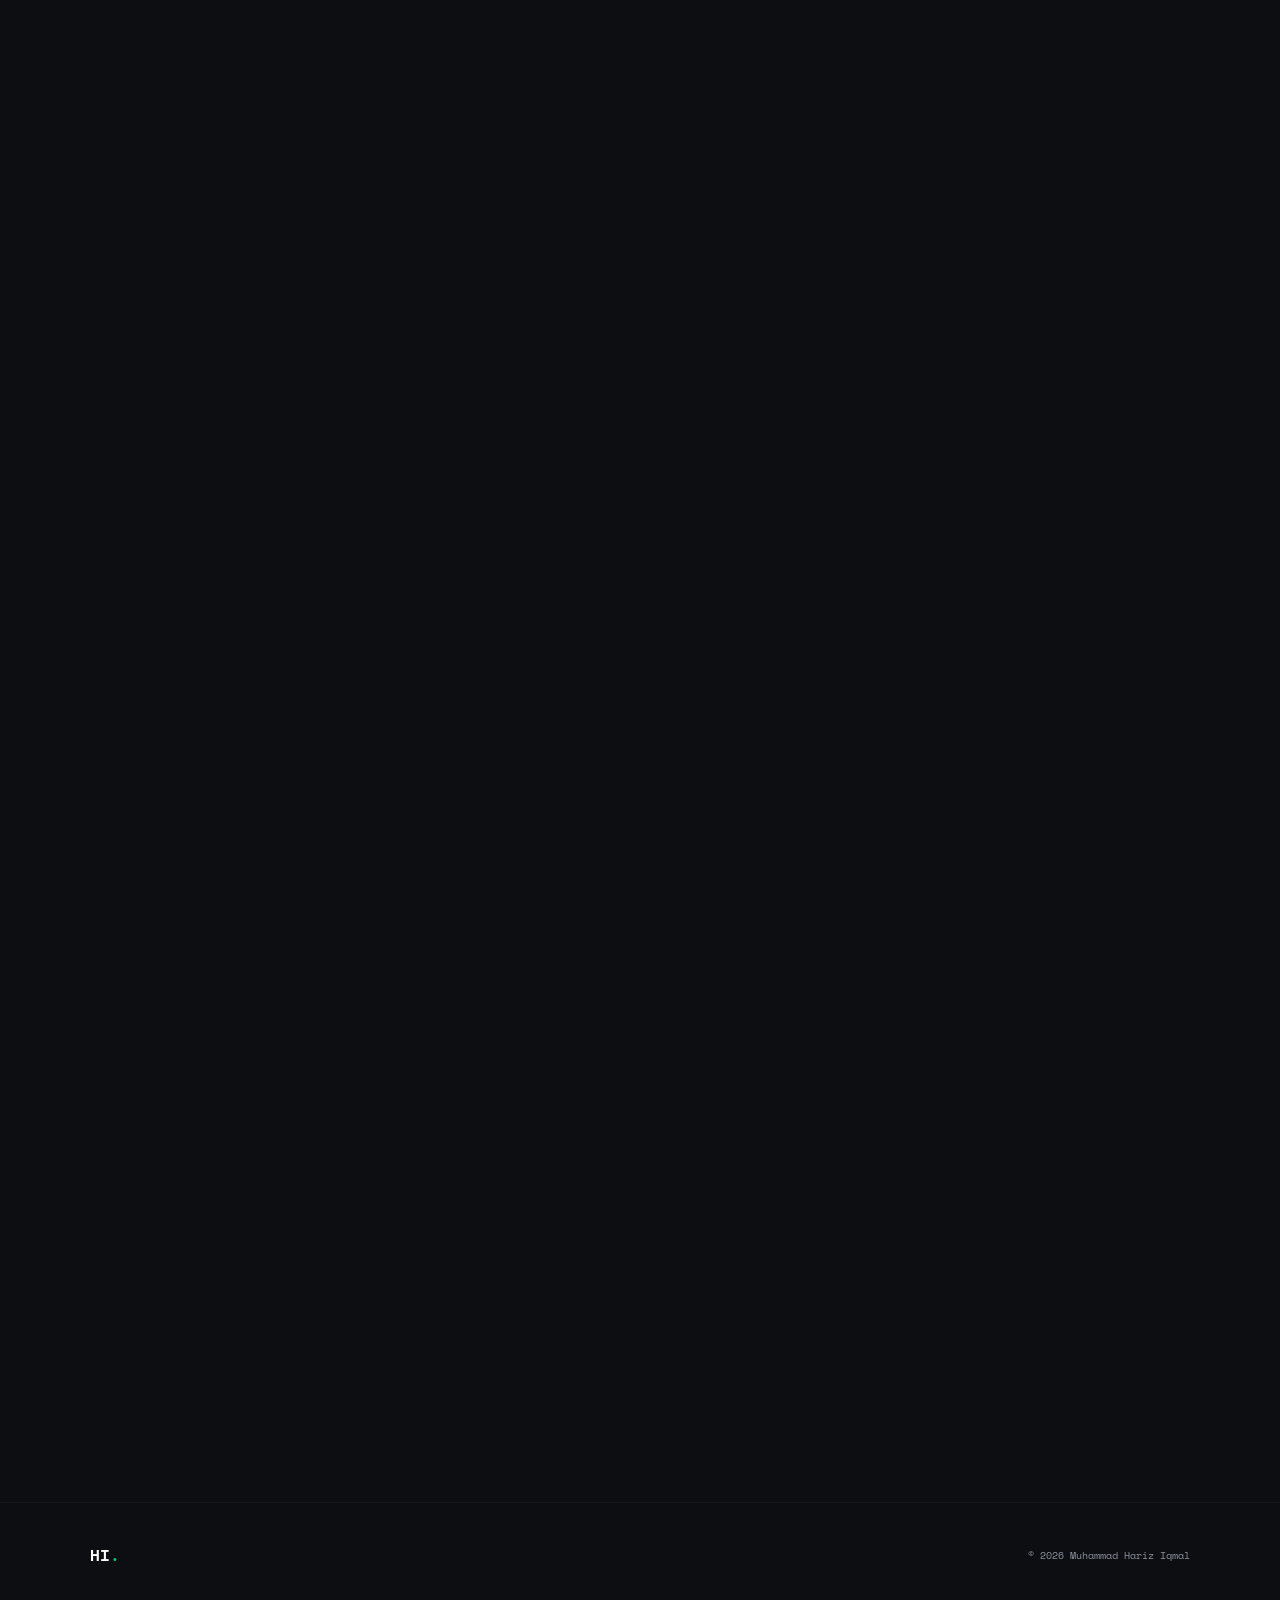
<file: sijil_index.html>
<!DOCTYPE html>
<html lang="ms">
<head>
  <meta charset="UTF-8" />
  <meta name="viewport" content="width=device-width, initial-scale=1.0" />
  <title>Certificates — Muhammad Hariz Iqmal</title>
  <link rel="preconnect" href="https://fonts.googleapis.com" />
  <link rel="preconnect" href="https://fonts.gstatic.com" crossorigin />
  <link href="https://fonts.googleapis.com/css2?family=Space+Mono:wght@400;700&family=Syne:wght@400;600;800&display=swap" rel="stylesheet" />
  <link rel="stylesheet" href="sijil_style.css" />
</head>
<body>

  <nav id="navbar">
    <div class="nav-logo">HRZ<span class="dot">.</span></div>
    <a href="index.html" class="nav-back">← Back to Portfolio</a>
  </nav>

  <header id="cert-hero">
    <div class="hero-inner">
      <span class="hero-tag">— Achievements & Credentials</span>
      <h1>My Certificates<span class="accent">.</span></h1>
      <p>Competitions, courses, and recognitions collected along the journey.</p>
    </div>
    
    <div class="filter-bar">
      <button class="filter-btn active" data-filter="all">All</button>
      <button class="filter-btn" data-filter="CompTIA">CompTIA</button>
      <button class="filter-btn" data-filter="national">National</button>
      <button class="filter-btn" data-filter="kv">KV Level</button>
      <button class="filter-btn" data-filter="cisco">Cisco</button>
      <button class="filter-btn" data-filter="state">State</button>
    </div>
  </header>

  <main class="container">

    <section class="cert-section sect-comptia" id="comptia">
      <div class="section-header reveal">
        <span class="section-tag">01</span>
        <h2>CompTIA Cert</h2>
      </div>
      <div class="cert-grid">
        <div class="cert-card reveal" data-category="CompTIA">
          <div class="cert-img-wrap">
            <img src="CompTIA Network+ ce certificate_page-0001.jpg" alt="CompTIA Network+" class="clickable-img" loading="lazy" />
            <div class="cert-overlay"><span>View</span></div>
          </div>
          <div class="cert-info">
            <span class="cert-year">2026</span>
            <h3>CompTIA Network+</h3>
            <span class="cert-level comp-badge">CompTIA</span>
          </div>
        </div>
      </div>
    </section>

    <section class="cert-section sect-national" id="national">
      <div class="section-header reveal">
        <span class="section-tag">02</span>
        <h2>National Level</h2>
      </div>
      <div class="cert-grid">
        <div class="cert-card reveal" data-category="national">
          <div class="cert-img-wrap">
            <img src="apps.jpg" alt="National Android Application Development 2024" class="clickable-img" loading="lazy" />
            <div class="cert-overlay"><span>View</span></div>
          </div>
          <div class="cert-info">
            <span class="cert-year">2024</span>
            <h3>National Android Application Development</h3>
            <span class="cert-level nat-badge">National</span>
          </div>
        </div>

        <div class="cert-card reveal" data-category="national">
          <div class="cert-img-wrap">
            <img src="quizai.jpg" alt="National AI Quiz 2024" class="clickable-img" loading="lazy" />
            <div class="cert-overlay"><span>View</span></div>
          </div>
          <div class="cert-info">
            <span class="cert-year">2024</span>
            <h3>National AI Quiz</h3>
            <span class="cert-level nat-badge">National</span>
          </div>
        </div>

        <div class="cert-card reveal" data-category="national">
          <div class="cert-img-wrap">
            <img src="hourofcode.jpg" alt="Hour of Code 2025" class="clickable-img" loading="lazy" />
            <div class="cert-overlay"><span>View</span></div>
          </div>
          <div class="cert-info">
            <span class="cert-year">2025</span>
            <h3>Hour of Code</h3>
            <span class="cert-level nat-badge">National</span>
          </div>
        </div>
      </div>
    </section>

    <section class="cert-section sect-kv" id="kv">
      <div class="section-header reveal">
        <span class="section-tag">03</span>
        <h2>KV Level</h2>
      </div>
      <div class="cert-grid">
        <div class="cert-card reveal" data-category="kv">
          <div class="cert-img-wrap">
            <img src="i3dc.jpg" alt="I3DC Competition 2025" class="clickable-img" loading="lazy" />
            <div class="cert-overlay"><span>View</span></div>
          </div>
          <div class="cert-info">
            <span class="cert-year">2025</span>
            <h3>I3DC Competition</h3>
            <span class="cert-level kv-badge">KV Level</span>
          </div>
        </div>

        <div class="cert-card reveal" data-category="kv">
          <div class="cert-img-wrap">
            <img src="kvskills.jpg" alt="KVSkills IT Network System Administration" class="clickable-img" loading="lazy" />
            <div class="cert-overlay"><span>View</span></div>
          </div>
          <div class="cert-info">
            <span class="cert-year">2025</span>
            <h3>KVSkills — IT Network System Administration</h3>
            <span class="cert-level kv-badge">KV Level</span>
          </div>
        </div>
      </div>
    </section>

    <section class="cert-section sect-cisco" id="cisco">
      <div class="section-header reveal">
        <span class="section-tag">04</span>
        <h2>Cisco NetAcad</h2>
      </div>
      <div class="cert-grid">
        <div class="cert-card reveal" data-category="cisco">
          <div class="cert-img-wrap">
            <img src="cybersecurity.jpg" alt="Cisco Introduction to Cybersecurity" class="clickable-img" loading="lazy" />
            <div class="cert-overlay"><span>View</span></div>
          </div>
          <div class="cert-info">
            <span class="cert-year">Cisco</span>
            <h3>Introduction to Cybersecurity</h3>
            <span class="cert-level cisco-badge">Cisco NetAcad</span>
          </div>
        </div>

        <div class="cert-card reveal" data-category="cisco">
          <div class="cert-img-wrap">
            <img src="hardwarebasic.jpg" alt="Hardware Basic" class="clickable-img" loading="lazy" />
            <div class="cert-overlay"><span>View</span></div>
          </div>
          <div class="cert-info">
            <span class="cert-year">Cisco</span>
            <h3>Hardware Basic</h3>
            <span class="cert-level cisco-badge">Cisco NetAcad</span>
          </div>
        </div>

        <div class="cert-card reveal" data-category="cisco">
          <div class="cert-img-wrap">
            <img src="osbasic.jpg" alt="Operating System Basic" class="clickable-img" loading="lazy" />
            <div class="cert-overlay"><span>View</span></div>
          </div>
          <div class="cert-info">
            <span class="cert-year">Cisco</span>
            <h3>Operating System Basic</h3>
            <span class="cert-level cisco-badge">Cisco NetAcad</span>
          </div>
        </div>
      </div>
    </section>

    <section class="cert-section sect-state" id="state">
      <div class="section-header reveal">
        <span class="section-tag">05</span>
        <h2>State Level</h2>
      </div>
      <div class="cert-grid">
        <div class="cert-card reveal" data-category="state">
          <div class="cert-img-wrap">
            <img src="generatif.jpg" alt="AI Generative Poster Competition 2024" class="clickable-img" loading="lazy" />
            <div class="cert-overlay"><span>View</span></div>
          </div>
          <div class="cert-info">
            <span class="cert-year">2024</span>
            <h3>AI Generative Poster Competition</h3>
            <span class="cert-level state-badge">State Level</span>
          </div>
        </div>
      </div>
    </section>

  </main>

  <footer>
    <div class="footer-inner">
      <span class="footer-logo">HI<span class="accent">.</span></span>
      <p>© 2026 Muhammad Hariz Iqmal</p>
    </div>
  </footer>

  <div id="imgModal" class="modal">
    <button class="close-btn" id="closeModal" aria-label="Close">✕</button>
    <div class="modal-inner">
      <img class="modal-content" id="modalImg" alt="" />
      <div id="caption"></div>
    </div>
  </div>

  <script src="sijil_script.js"></script>
</body>
</html>
</file>
<file: style.css>
/* ===========================
   RESET & BASE
   =========================== */
*, *::before, *::after {
  margin: 0;
  padding: 0;
  box-sizing: border-box;
}

:root {
  --green: #00cc66; /* Hijau ditukar ke rona emerald sedikit korporat */
  --black: #0d0e11; /* Latar belakang charcoal premium, mengurangkan eye strain */
  --dark: #13151a;
  --dark2: #1a1d24;
  --grey: #8e94a0;
  --light: #e2e4e9;
  --white: #ffffff;
  --font-display: 'Syne', sans-serif;
  --font-mono: 'Space Mono', monospace;
  --transition: 0.25s cubic-bezier(0.25, 0.46, 0.45, 0.94);
}

html { 
  scroll-behavior: smooth;
}

body {
  font-family: var(--font-display);
  background: var(--black);
  color: var(--white);
  overflow-x: hidden;
  -webkit-font-smoothing: antialiased;
}

/* ===========================
   NAVBAR
   =========================== */
#navbar {
  position: fixed;
  top: 0; left: 0; right: 0;
  z-index: 1000;
  display: flex;
  align-items: center;
  justify-content: space-between;
  padding: 30px 60px;
  transition: background var(--transition), padding var(--transition);
}

#navbar.scrolled {
  background: rgba(13, 14, 17, 0.85);
  backdrop-filter: blur(20px);
  padding: 18px 60px;
  border-bottom: 1px solid rgba(255,255,255,0.03);
}

.nav-logo {
  font-family: var(--font-mono);
  font-size: 1.2rem;
  font-weight: 700;
  letter-spacing: -0.5px;
}

.dot { color: var(--green); }

.nav-links {
  display: flex;
  align-items: center;
  gap: 40px;
  list-style: none;
}

.nav-links a {
  font-family: var(--font-mono);
  font-size: 0.75rem;
  text-decoration: none;
  color: var(--grey);
  letter-spacing: 1px;
  text-transform: uppercase;
  transition: color var(--transition);
}

.nav-links a:hover { color: var(--white); }

.nav-links .nav-cta {
  padding: 6px 16px;
  border: 1px solid rgba(255, 255, 255, 0.15);
  color: var(--white);
  border-radius: 4px;
  transition: all var(--transition);
}

.nav-links .nav-cta:hover {
  border-color: var(--green);
  color: var(--green);
}

.hamburger {
  display: none;
  flex-direction: column;
  gap: 5px;
  background: none;
  border: none;
  cursor: pointer;
}

.hamburger span {
  display: block;
  width: 20px;
  height: 2px;
  background: var(--white);
  transition: var(--transition);
}

/* ===========================
   HERO
   =========================== */
#hero {
  min-height: 100vh;
  display: flex;
  align-items: center;
  padding: 0 60px;
  position: relative;
}

.hero-grid {
  display: grid;
  grid-template-columns: 1.2fr 0.8fr;
  align-items: center;
  gap: 80px;
  max-width: 1100px;
  margin: 0 auto;
  width: 100%;
}

.hero-tag {
  font-family: var(--font-mono);
  font-size: 0.75rem;
  color: var(--green);
  letter-spacing: 1.5px;
  text-transform: uppercase;
  display: block;
  margin-bottom: 16px;
}

.hero-name {
  font-size: clamp(2.8rem, 5.5vw, 4.8rem);
  font-weight: 800;
  line-height: 1.1;
  letter-spacing: -2px;
}

.hero-name em {
  font-style: normal;
  font-weight: 800;
  color: transparent;
  -webkit-text-stroke: 1px rgba(255, 255, 255, 0.6); /* Klasik outline effect */
}

.hero-sub {
  font-family: var(--font-mono);
  font-size: 0.9rem;
  line-height: 1.6;
  color: var(--grey);
  margin-top: 24px;
  max-width: 520px;
}

.hero-actions {
  display: flex;
  gap: 16px;
  margin-top: 36px;
}

/* Buttons */
.btn-primary {
  display: inline-block;
  padding: 12px 28px;
  background: var(--white);
  color: var(--black);
  font-family: var(--font-mono);
  font-size: 0.75rem;
  font-weight: 700;
  letter-spacing: 0.5px;
  text-transform: uppercase;
  text-decoration: none;
  border-radius: 4px;
  transition: opacity var(--transition);
}

.btn-primary:hover {
  opacity: 0.9;
}

.btn-ghost {
  display: inline-block;
  padding: 12px 28px;
  border: 1px solid rgba(255,255,255,0.1);
  color: var(--white);
  font-family: var(--font-mono);
  font-size: 0.75rem;
  letter-spacing: 0.5px;
  text-transform: uppercase;
  text-decoration: none;
  border-radius: 4px;
  transition: border-color var(--transition);
}

.btn-ghost:hover {
  border-color: rgba(255,255,255,0.4);
}

/* HERO IMAGE */
.hero-image-wrap {
  position: relative;
  justify-self: end;
}

.profile-pic {
  width: 260px;
  height: 260px;
  border-radius: 12px; /* Lebih kemas guna soft rectangle berbanding bulatan gaming */
  object-fit: cover;
  filter: grayscale(20%);
  border: 1px solid rgba(255,255,255,0.05);
}

.image-badge {
  position: absolute;
  bottom: -12px;
  left: 20px;
  background: var(--dark2);
  border: 1px solid rgba(255, 255, 255, 0.08);
  color: var(--light);
  font-family: var(--font-mono);
  font-size: 0.65rem;
  padding: 6px 12px;
  border-radius: 4px;
  display: flex;
  align-items: center;
  gap: 8px;
}

.badge-dot {
  width: 6px;
  height: 6px;
  border-radius: 50%;
  background: var(--green);
}

/* ===========================
   SECTIONS
   =========================== */
.section {
  padding: 140px 60px;
}

.alt-bg {
  background: var(--dark);
}

.section-inner {
  max-width: 1100px;
  margin: 0 auto;
}

.section-label {
  font-family: var(--font-mono);
  font-size: 0.7rem;
  color: var(--green);
  letter-spacing: 2px;
  text-transform: uppercase;
  margin-bottom: 40px;
}

.two-col {
  display: grid;
  grid-template-columns: 300px 1fr;
  gap: 60px;
}

.two-col.reverse {
  grid-template-columns: 1fr 300px;
}

.col-heading h2 {
  font-size: clamp(2rem, 3.5vw, 3rem);
  font-weight: 800;
  line-height: 1.1;
  letter-spacing: -1.5px;
}

.accent { color: var(--green); }

.col-body p {
  font-size: 1rem;
  line-height: 1.7;
  color: var(--grey);
}

.col-body p strong {
  color: var(--white);
  font-weight: 600;
}

/* ===========================
   SKILL CARDS
   =========================== */
.skill-grid {
  display: grid;
  grid-template-columns: 1fr 1fr;
  gap: 20px;
}

.skill-card {
  background: rgba(255,255,255,0.01);
  border: 1px solid rgba(255,255,255,0.04);
  border-radius: 6px;
  padding: 28px;
  transition: border-color var(--transition);
}

.skill-card:hover {
  border-color: rgba(255,255,255,0.15);
}

.skill-icon {
  font-size: 1.3rem;
  margin-bottom: 14px;
  opacity: 0.8;
}

.skill-card h3 {
  font-size: 0.95rem;
  font-weight: 600;
  margin-bottom: 8px;
  letter-spacing: -0.3px;
}

.skill-card p {
  font-size: 0.85rem;
  line-height: 1.6;
  color: var(--grey);
}

/* ===========================
   TIMELINE
   =========================== */
.timeline {
  display: flex;
  flex-direction: column;
}

.timeline-item {
  display: grid;
  grid-template-columns: 80px 1fr;
  padding: 24px 0;
  border-bottom: 1px solid rgba(255,255,255,0.04);
}

.timeline-item:first-child { padding-top: 0; }
.timeline-item:last-child { border-bottom: none; }

.timeline-year {
  font-family: var(--font-mono);
  font-size: 0.75rem;
  color: var(--green);
  font-weight: 700;
}

.timeline-item h3 {
  font-size: 0.95rem;
  font-weight: 600;
  margin-bottom: 6px;
}

.timeline-item p {
  font-size: 0.85rem;
  color: var(--grey);
  line-height: 1.6;
}

/* ===========================
   CONTACT
   =========================== */
.contact-inner {
  text-align: center;
  max-width: 600px;
  margin: 0 auto;
}

.contact-heading {
  font-size: clamp(2.2rem, 4.5vw, 3.8rem);
  font-weight: 800;
  letter-spacing: -1.5px;
  margin-bottom: 12px;
}

.contact-sub {
  font-size: 0.95rem;
  color: var(--grey);
  margin-bottom: 40px;
}

.contact-links {
  display: flex;
  gap: 16px;
  justify-content: center;
}

.contact-card {
  display: flex;
  align-items: center;
  gap: 14px;
  background: var(--dark2);
  border: 1px solid rgba(255,255,255,0.04);
  border-radius: 6px;
  padding: 16px 24px;
  text-decoration: none;
  color: var(--white);
  transition: border-color var(--transition);
}

.contact-card:hover {
  border-color: rgba(255,255,255,0.15);
}

.contact-icon {
  font-size: 1.1rem;
  color: var(--white);
}

.contact-card small {
  display: block;
  font-family: var(--font-mono);
  font-size: 0.6rem;
  color: var(--grey);
  letter-spacing: 0.5px;
  text-transform: uppercase;
  margin-bottom: 2px;
}

.contact-card strong {
  font-size: 0.85rem;
  font-weight: 400;
}

/* ===========================
   FOOTER
   =========================== */
footer {
  background: var(--black);
  border-top: 1px solid rgba(255,255,255,0.03);
  padding: 40px 60px;
}

.footer-inner {
  max-width: 1100px;
  margin: 0 auto;
  display: flex;
  align-items: center;
  justify-content: space-between;
}

.footer-logo {
  font-family: var(--font-mono);
  font-size: 1rem;
  font-weight: 700;
}

footer p {
  font-family: var(--font-mono);
  font-size: 0.65rem;
  color: var(--grey);
}

/* ===========================
   REVEAL ANIMATIONS (Muted & Clean)
   =========================== */
.reveal {
  opacity: 0;
  transform: translateY(15px); /* Kurangkan jarak lompatan dari 30px */
  transition: opacity 0.6s ease, transform 0.6s ease;
}

.reveal.active {
  opacity: 1;
  transform: translateY(0);
}

/* ===========================
   RESPONSIVE
   =========================== */
@media (max-width: 900px) {
  #navbar { padding: 20px 30px; }
  #navbar.scrolled { padding: 14px 30px; }

  .nav-links { display: none; flex-direction: column; position: fixed; top: 0; right: 0; bottom: 0; width: 240px; background: var(--dark); padding: 80px 30px 40px; gap: 24px; transform: translateX(100%); transition: transform 0.3s ease; z-index: 999; }
  .nav-links.open { display: flex; transform: translateX(0); }
  .hamburger { display: flex; z-index: 1000; }

  #hero { padding: 120px 30px 60px; }
  .hero-grid { grid-template-columns: 1fr; gap: 40px; }
  .hero-image-wrap { justify-self: start; }
  .profile-pic { width: 220px; height: 220px; }

  .section { padding: 80px 30px; }
  .two-col, .two-col.reverse { grid-template-columns: 1fr; gap: 30px; }

  .skill-grid { grid-template-columns: 1fr; }
  .contact-links { flex-direction: column; align-items: center; }
  .contact-card { width: 100%; max-width: 320px; }

  footer { padding: 30px 30px; }
  .footer-inner { flex-direction: column; gap: 12px; }
}
</file>
<file: BasicFireStyle.css>
/* ===========================
   RESET & BASE
   =========================== */
*, *::before, *::after { margin: 0; padding: 0; box-sizing: border-box; }

:root {
  --green: #06cc16;
  --green-dim: rgba(6,204,22,0.1);
  --green-glow: rgba(6,204,22,0.3);
  --black: #000;
  --dark: #0a0a0a;
  --dark2: #111;
  --grey: #888;
  --light: #e8e8e8;
  --white: #fff;
  --font-display: 'Syne', sans-serif;
  --font-mono: 'Space Mono', monospace;
  --t: 0.3s ease;
}

html { scroll-behavior: smooth; }

body {
  font-family: var(--font-display);
  background: var(--black);
  color: var(--white);
  overflow-x: hidden;
}

.accent { color: var(--green); }

/* ===========================
   NAVBAR
   =========================== */
#navbar {
  position: fixed; top: 0; left: 0; right: 0; z-index: 1000;
  display: flex; align-items: center; justify-content: space-between;
  padding: 22px 60px;
  transition: background 0.4s, padding 0.3s;
}
#navbar.scrolled {
  background: rgba(0,0,0,0.92);
  backdrop-filter: blur(12px);
  padding: 14px 60px;
  border-bottom: 1px solid rgba(255,255,255,0.05);
}
.nav-logo {
  font-family: var(--font-mono); font-size: 1.4rem; font-weight: 700; color: var(--white);
}
.dot { color: var(--green); }
.nav-right { display: flex; align-items: center; gap: 28px; }
.nav-back, .nav-home {
  font-family: var(--font-mono); font-size: 0.75rem; color: var(--grey);
  text-decoration: none; letter-spacing: 1px; text-transform: uppercase;
  transition: color var(--t);
}
.nav-back:hover, .nav-home:hover { color: var(--green); }

/* ===========================
   HERO
   =========================== */
#fire-hero {
  padding: 140px 60px 0;
  background:
    radial-gradient(ellipse 60% 70% at 15% 50%, rgba(6,204,22,0.08) 0%, transparent 65%),
    var(--black);
  position: relative;
}
#fire-hero::before {
  content: ''; position: absolute; inset: 0;
  background-image:
    linear-gradient(rgba(255,255,255,0.02) 1px, transparent 1px),
    linear-gradient(90deg, rgba(255,255,255,0.02) 1px, transparent 1px);
  background-size: 60px 60px; pointer-events: none;
}
.hero-inner { max-width: 1100px; margin: 0 auto 60px; position: relative; }

.hero-tag {
  font-family: var(--font-mono); font-size: 0.72rem; color: var(--green);
  letter-spacing: 2px; text-transform: uppercase; display: block;
  margin-bottom: 18px; animation: fadeUp 0.6s forwards 0.1s both;
}
#fire-hero h1 {
  font-size: clamp(2.8rem, 6vw, 5rem); font-weight: 800;
  letter-spacing: -2px; line-height: 1.05;
  animation: fadeUp 0.7s forwards 0.2s both;
}
#fire-hero h1 em { font-style: normal; color: var(--green); }
#fire-hero > .hero-inner > p {
  margin-top: 18px; font-size: 1rem; color: var(--grey);
  max-width: 600px; line-height: 1.7;
  animation: fadeUp 0.7s forwards 0.35s both;
}
#fire-hero > .hero-inner > p code {
  font-family: var(--font-mono); color: var(--green);
  background: var(--green-dim); padding: 1px 6px; border-radius: 3px; font-size: 0.9em;
}

.hero-pills {
  display: flex; gap: 8px; flex-wrap: wrap; margin-top: 24px;
  animation: fadeUp 0.7s forwards 0.45s both;
}
.pill {
  font-family: var(--font-mono); font-size: 0.65rem; letter-spacing: 1.5px;
  text-transform: uppercase; background: rgba(6,204,22,0.08);
  color: var(--green); border: 1px solid rgba(6,204,22,0.2);
  padding: 5px 12px; border-radius: 3px;
}

/* Step progress bar */
.steps-overview {
  max-width: 1100px; margin: 0 auto;
  padding: 40px 0 50px;
  position: relative; z-index: 2;
  animation: fadeUp 0.7s forwards 0.55s both;
}
.steps-inner {
  display: flex; align-items: center;
}
.step-dot {
  width: 34px; height: 34px; border-radius: 50%;
  border: 1px solid rgba(255,255,255,0.15);
  background: var(--dark2);
  display: flex; align-items: center; justify-content: center;
  font-family: var(--font-mono); font-size: 0.65rem; color: var(--grey);
  text-decoration: none; flex-shrink: 0;
  transition: border-color var(--t), color var(--t), background var(--t);
}
.step-dot:hover, .step-dot.active-dot {
  border-color: var(--green); color: var(--green); background: var(--green-dim);
}
.step-line {
  flex: 1; height: 1px;
  background: linear-gradient(90deg, rgba(6,204,22,0.3), rgba(255,255,255,0.06));
}

/* ===========================
   STEPS CONTAINER
   =========================== */
.steps-container {
  max-width: 1100px; margin: 0 auto;
  padding: 60px 60px 40px;
  display: flex; flex-direction: column; gap: 2px;
}

.step-card {
  display: grid;
  grid-template-columns: 90px 1fr 380px;
  gap: 40px;
  align-items: start;
  padding: 44px 0;
  border-bottom: 1px solid rgba(255,255,255,0.05);
  position: relative;
}
.step-card:last-child { border-bottom: none; }

.step-meta {
  padding-top: 6px;
  display: flex; flex-direction: column; gap: 6px;
}
.step-num {
  font-family: var(--font-mono); font-size: 0.65rem;
  color: var(--green); letter-spacing: 2px;
}
.step-label {
  font-family: var(--font-mono); font-size: 0.6rem;
  color: var(--grey); letter-spacing: 1px;
  text-transform: uppercase;
}

.step-body h2 {
  font-size: 1.3rem; font-weight: 800; letter-spacing: -0.3px;
  margin-bottom: 12px; line-height: 1.3;
}
.step-body p {
  font-size: 0.9rem; line-height: 1.75; color: var(--grey); margin-bottom: 20px;
}
.step-body p code {
  font-family: var(--font-mono); color: var(--green);
  background: var(--green-dim); padding: 1px 6px; border-radius: 3px; font-size: 0.85em;
}

/* Code block */
.code-block {
  position: relative;
  background: #0d0d0d;
  border: 1px solid rgba(255,255,255,0.07);
  border-left: 3px solid var(--green);
  border-radius: 6px;
  padding: 16px 20px 16px 20px;
}
.code-label {
  position: absolute; top: 10px; right: 14px;
  font-family: var(--font-mono); font-size: 0.58rem;
  color: var(--grey); letter-spacing: 1px; text-transform: uppercase;
}
.code-block pre {
  font-family: var(--font-mono); font-size: 0.82rem;
  color: var(--green); line-height: 1.6; white-space: pre-wrap;
}

/* Step image */
.step-img {
  position: relative; border-radius: 8px; overflow: hidden;
  border: 1px solid rgba(255,255,255,0.07);
  cursor: pointer;
  transition: border-color var(--t), transform var(--t);
}
.step-img:hover { border-color: rgba(6,204,22,0.4); transform: translateY(-3px); }
.step-img img { width: 100%; height: auto; display: block; object-fit: cover; }
.img-overlay {
  position: absolute; inset: 0;
  background: rgba(0,0,0,0.5);
  display: flex; align-items: center; justify-content: center;
  opacity: 0; transition: opacity var(--t);
}
.step-img:hover .img-overlay { opacity: 1; }
.img-overlay span {
  font-family: var(--font-mono); font-size: 0.72rem; letter-spacing: 3px;
  text-transform: uppercase; border: 1px solid var(--white);
  padding: 7px 18px; border-radius: 3px; color: var(--white);
}

/* ===========================
   SUMMARY
   =========================== */
#summary {
  background: var(--dark);
  padding: 100px 60px;
}
.summary-inner {
  max-width: 1100px; margin: 0 auto;
}
.summary-inner h2 {
  font-size: 2.5rem; font-weight: 800; letter-spacing: -1px; margin-bottom: 18px;
}
.summary-inner p {
  font-size: 1rem; color: var(--grey); line-height: 1.75;
  max-width: 600px; margin-bottom: 36px;
}
.summary-inner p strong { color: var(--white); }

.btn-back {
  display: inline-block; padding: 12px 28px;
  border: 1px solid rgba(255,255,255,0.2); color: var(--white);
  font-family: var(--font-mono); font-size: 0.78rem;
  letter-spacing: 1px; text-transform: uppercase; text-decoration: none;
  border-radius: 3px; transition: border-color var(--t), color var(--t);
}
.btn-back:hover { border-color: var(--green); color: var(--green); }

/* ===========================
   FOOTER
   =========================== */
footer {
  background: var(--black); border-top: 1px solid rgba(255,255,255,0.05);
  padding: 30px 60px;
}
.footer-inner {
  max-width: 1100px; margin: 0 auto;
  display: flex; align-items: center; justify-content: space-between;
}
.footer-logo { font-family: var(--font-mono); font-size: 1.1rem; font-weight: 700; }
footer p { font-family: var(--font-mono); font-size: 0.7rem; color: var(--grey); }

/* ===========================
   MODAL
   =========================== */
.modal {
  display: none; position: fixed; inset: 0; z-index: 2000;
  background: rgba(0,0,0,0.95); backdrop-filter: blur(8px);
  align-items: center; justify-content: center;
}
.modal.open { display: flex; }
.modal-inner {
  display: flex; flex-direction: column; align-items: center; gap: 14px;
  max-width: 90vw; animation: zoomIn 0.3s ease;
}
@keyframes zoomIn {
  from { opacity: 0; transform: scale(0.92); }
  to   { opacity: 1; transform: scale(1); }
}
.modal-content {
  max-width: 90vw; max-height: 82vh; border-radius: 8px; object-fit: contain;
  box-shadow: 0 0 60px rgba(6,204,22,0.2);
}
#caption {
  font-family: var(--font-mono); font-size: 0.75rem;
  color: var(--grey); text-align: center;
}
.close-btn {
  position: fixed; top: 24px; right: 32px; z-index: 2100;
  background: rgba(255,255,255,0.07); border: 1px solid rgba(255,255,255,0.15);
  color: var(--white); font-size: 1rem; width: 40px; height: 40px;
  border-radius: 50%; cursor: pointer;
  display: flex; align-items: center; justify-content: center;
  transition: background var(--t), border-color var(--t), color var(--t);
}
.close-btn:hover { background: var(--green-dim); border-color: var(--green); color: var(--green); }

/* ===========================
   BACK TO TOP
   =========================== */
#backToTopBtn {
  display: none; position: fixed; bottom: 36px; right: 36px; z-index: 500;
  width: 44px; height: 44px; border-radius: 50%;
  background: var(--green); color: var(--black);
  border: none; font-size: 1rem; cursor: pointer;
  box-shadow: 0 4px 16px var(--green-glow);
  transition: transform var(--t), box-shadow var(--t);
}
#backToTopBtn:hover { transform: translateY(-3px); box-shadow: 0 8px 24px var(--green-glow); }

/* ===========================
   REVEAL
   =========================== */
.reveal {
  opacity: 0; transform: translateY(30px);
  transition: opacity 0.7s ease, transform 0.7s ease;
}
.reveal.active { opacity: 1; transform: translateY(0); }

/* ===========================
   KEYFRAMES
   =========================== */
@keyframes fadeUp {
  from { opacity: 0; transform: translateY(20px); }
  to   { opacity: 1; transform: translateY(0); }
}

/* ===========================
   RESPONSIVE
   =========================== */
@media (max-width: 1000px) {
  .step-card { grid-template-columns: 70px 1fr; }
  .step-img { grid-column: 2; }
}

@media (max-width: 768px) {
  #navbar { padding: 18px 24px; }
  #navbar.scrolled { padding: 12px 24px; }
  #fire-hero { padding: 120px 24px 0; }
  .steps-overview { padding: 30px 0 40px; }
  .steps-container { padding: 40px 24px; }
  .step-card { grid-template-columns: 1fr; gap: 20px; padding: 36px 0; }
  .step-meta { flex-direction: row; align-items: center; gap: 10px; }
  #summary { padding: 70px 24px; }
  footer { padding: 24px; }
  .footer-inner { flex-direction: column; gap: 8px; text-align: center; }
  .steps-inner { overflow-x: auto; padding-bottom: 8px; }
}
</file>
<file: project_style.css>
/* ===========================
   RESET & BASE
   =========================== */
*, *::before, *::after { margin: 0; padding: 0; box-sizing: border-box; }

:root {
  --green: #cca806;
  --green-dim: rgba(204, 184, 6, 0.1);
  --green-glow: rgba(204, 168, 6, 0.3);
  --black: #000;
  --dark: #0a0a0a;
  --dark2: #111;
  --grey: #888;
  --light: #e8e8e8;
  --white: #fff;
  --font-display: 'Syne', sans-serif;
  --font-mono: 'Space Mono', monospace;
  --t: 0.3s ease;
}

html { scroll-behavior: smooth; }

body {
  font-family: var(--font-display);
  background: var(--black);
  color: var(--white);
  overflow-x: hidden;
}

.accent { color: var(--green); }

/* ===========================
   NAVBAR
   =========================== */
#navbar {
  position: fixed; top: 0; left: 0; right: 0; z-index: 1000;
  display: flex; align-items: center; justify-content: space-between;
  padding: 22px 60px;
  transition: background 0.4s, padding 0.3s;
}
#navbar.scrolled {
  background: rgba(0,0,0,0.92);
  backdrop-filter: blur(12px);
  padding: 14px 60px;
  border-bottom: 1px solid rgba(255,255,255,0.05);
}
.nav-logo {
  font-family: var(--font-mono); font-size: 1.4rem; font-weight: 700;
  color: var(--white); text-decoration: none;
}
.dot { color: var(--green); }
.nav-links { display: flex; align-items: center; gap: 36px; list-style: none; }
.nav-links a {
  font-family: var(--font-mono); font-size: 0.78rem; text-decoration: none;
  color: var(--grey); letter-spacing: 1.5px; text-transform: uppercase;
  transition: color var(--t);
}
.nav-links a:hover { color: var(--white); }
.nav-links .nav-cta {
  padding: 8px 20px; border: 1px solid var(--green);
  color: var(--green); border-radius: 3px;
  transition: background var(--t), color var(--t);
}
.nav-links .nav-cta:hover { background: var(--green); color: var(--black); }

/* ===========================
   HERO
   =========================== */
#proj-hero {
  padding: 160px 60px 80px;
  background:
    radial-gradient(ellipse 50% 60% at 80% 50%, rgba(204, 184, 6, 0.07) 0%, transparent 70%),
    var(--black);
  position: relative;
}
#proj-hero::before {
  content: ''; position: absolute; inset: 0;
  background-image:
    linear-gradient(rgba(255,255,255,0.02) 1px, transparent 1px),
    linear-gradient(90deg, rgba(255,255,255,0.02) 1px, transparent 1px);
  background-size: 60px 60px; pointer-events: none;
}
.hero-inner { max-width: 1100px; margin: 0 auto; position: relative; }
.hero-tag {
  font-family: var(--font-mono); font-size: 0.75rem; color: var(--green);
  letter-spacing: 2px; text-transform: uppercase; display: block;
  margin-bottom: 16px; animation: fadeUp 0.6s forwards 0.1s both;
}
#proj-hero h1 {
  font-size: clamp(2.8rem, 6vw, 5rem); font-weight: 800;
  letter-spacing: -2px; line-height: 1.05;
  animation: fadeUp 0.7s forwards 0.2s both;
}
#proj-hero p {
  margin-top: 16px; font-size: 1rem; color: var(--grey);
  animation: fadeUp 0.7s forwards 0.35s both;
}

/* ===========================
   CONTAINER
   =========================== */
.container {
  max-width: 1100px; margin: 0 auto; padding: 80px 60px;
  display: flex; flex-direction: column; gap: 24px;
}

/* ===========================
   PROJECT CARD
   =========================== */
.project-card {
  display: flex; align-items: center; gap: 50px;
  background: rgba(255,255,255,0.02);
  border: 1px solid rgba(255,255,255,0.07);
  border-radius: 12px; padding: 44px 48px;
  position: relative; overflow: hidden;
  transition: border-color var(--t), transform var(--t), box-shadow var(--t);
}
.project-card:hover {
  border-color: rgba(204, 174, 6, 0.35);
  transform: translateY(-4px);
  box-shadow: 0 24px 60px rgba(0,0,0,0.4);
}
.project-card::before {
  content: ''; position: absolute; inset: 0;
  background: linear-gradient(135deg, rgba(204, 201, 6, 0.03) 0%, transparent 60%);
  pointer-events: none;
}

.proj-number {
  font-family: var(--font-mono); font-size: 4rem; font-weight: 700;
  color: rgba(6,204,22,0.12); letter-spacing: -2px;
  flex-shrink: 0; line-height: 1; user-select: none;
}

.proj-body { flex: 1; }

.proj-meta { display: flex; gap: 8px; flex-wrap: wrap; margin-bottom: 14px; }
.proj-tag {
  font-family: var(--font-mono); font-size: 0.62rem;
  letter-spacing: 1.5px; text-transform: uppercase;
  background: rgba(204, 184, 6, 0.08); color: var(--green);
  border: 1px solid rgba(204, 151, 6, 0.2);
  padding: 4px 10px; border-radius: 3px;
}

.proj-body h2 {
  font-size: 1.7rem; font-weight: 800; letter-spacing: -0.5px;
  margin-bottom: 12px; line-height: 1.2;
}
.proj-body p {
  font-size: 0.95rem; line-height: 1.75; color: var(--grey);
  margin-bottom: 24px; max-width: 520px;
}
.proj-body p strong { color: var(--white); }

.btn-primary {
  display: inline-block; padding: 11px 28px;
  background: var(--green); color: var(--black);
  font-family: var(--font-mono); font-size: 0.78rem;
  font-weight: 700; letter-spacing: 1px; text-transform: uppercase;
  text-decoration: none; border-radius: 3px;
  transition: transform var(--t), box-shadow var(--t);
}
.btn-primary:hover {
  transform: translateY(-2px);
  box-shadow: 0 8px 24px var(--green-glow);
}

.btn-ghost-static {
  display: inline-block; padding: 11px 28px;
  border: 1px solid rgba(255,255,255,0.15); color: var(--grey);
  font-family: var(--font-mono); font-size: 0.78rem;
  letter-spacing: 1px; text-transform: uppercase; border-radius: 3px;
}

.proj-visual { flex-shrink: 0; }
.proj-icon-box {
  width: 110px; height: 110px;
  background: rgba(201, 204, 6, 0.04);
  border: 1px solid rgba(204, 184, 6, 0.15);
  border-radius: 12px;
  display: flex; align-items: center; justify-content: center;
  transition: border-color var(--t), background var(--t);
}
.project-card:hover .proj-icon-box {
  border-color: rgba(204, 201, 6, 0.4);
  background: rgba(204, 191, 6, 0.08);
}

/* ===========================
   CONTACT
   =========================== */
#contact {
  padding: 100px 60px;
  background: var(--dark);
}
.contact-inner {
  max-width: 1100px; margin: 0 auto; text-align: center;
}
.contact-inner h2 {
  font-size: clamp(2.2rem, 4vw, 3.5rem);
  font-weight: 800; letter-spacing: -2px; margin-bottom: 40px;
}
.contact-links {
  display: flex; gap: 20px; justify-content: center; flex-wrap: wrap;
}
.contact-card {
  display: flex; align-items: center; gap: 14px;
  background: rgba(255,255,255,0.03);
  border: 1px solid rgba(255,255,255,0.07);
  border-radius: 10px; padding: 18px 28px;
  text-decoration: none; color: var(--white);
  transition: border-color var(--t), transform var(--t);
}
.contact-card:hover { border-color: var(--green); transform: translateY(-4px); }
.contact-card span { color: var(--green); font-size: 1.2rem; }
.contact-card strong { font-size: 0.9rem; }

/* ===========================
   FOOTER
   =========================== */
footer {
  background: var(--black);
  border-top: 1px solid rgba(255,255,255,0.05);
  padding: 30px 60px;
}
.footer-inner {
  max-width: 1100px; margin: 0 auto;
  display: flex; align-items: center; justify-content: space-between;
}
.footer-logo { font-family: var(--font-mono); font-size: 1.1rem; font-weight: 700; }
footer p { font-family: var(--font-mono); font-size: 0.7rem; color: var(--grey); }

/* ===========================
   REVEAL
   =========================== */
.reveal {
  opacity: 0; transform: translateY(30px);
  transition: opacity 0.7s ease, transform 0.7s ease;
}
.reveal.active { opacity: 1; transform: translateY(0); }

.project-card:nth-child(2) { transition-delay: 0.08s; }
.project-card:nth-child(3) { transition-delay: 0.16s; }

/* ===========================
   KEYFRAMES
   =========================== */
@keyframes fadeUp {
  from { opacity: 0; transform: translateY(20px); }
  to   { opacity: 1; transform: translateY(0); }
}

/* ===========================
   RESPONSIVE
   =========================== */
@media (max-width: 900px) {
  #navbar { padding: 18px 24px; }
  #navbar.scrolled { padding: 12px 24px; }
  #proj-hero { padding: 120px 24px 60px; }
  .container { padding: 60px 24px; }
  .project-card { flex-direction: column; align-items: flex-start; gap: 24px; padding: 32px 28px; }
  .proj-number { font-size: 2.5rem; }
  .proj-visual { align-self: flex-end; }
  #contact { padding: 80px 24px; }
  footer { padding: 24px; }
  .footer-inner { flex-direction: column; gap: 8px; text-align: center; }
}

@media (max-width: 480px) {
  .contact-card { min-width: unset; width: 100%; }
}
</file>
<file: sijil_style.css>
/* ===========================
   RESET & BASE ENVIRONMENT
   =========================== */
*, *::before, *::after {
  margin: 0; padding: 0;
  box-sizing: border-box;
}

:root {
  --green: #00cc66;
  --black: #0d0e11; /* Menggunakan charcoal off-black premium untuk kenyamanan mata */
  --dark: #13151a;
  --dark2: #1a1d24;
  --grey: #8e94a0;
  --light: #e2e4e9;
  --white: #ffffff;
  --font-display: 'Syne', sans-serif;
  --font-mono: 'Space Mono', monospace;
  --transition: 0.25s cubic-bezier(0.25, 0.46, 0.45, 0.94);

  /* Identitas warna unik per kategori */
  --comp-color: #f52929;   /* Merah */
  --nat-color: #f59e0b;    /* Emas/Amber */
  --kv-color: #00cc66;     /* Hijau */
  --cisco-color: #3b82f6;  /* Biru */
  --state-color: #a855f7;  /* Ungu */
}

html { scroll-behavior: smooth; }

body {
  font-family: var(--font-display);
  background: var(--black);
  color: var(--white);
  overflow-x: hidden;
  min-height: 100vh;
  display: flex;
  flex-direction: column;
  -webkit-font-smoothing: antialiased;
}

.accent { color: var(--green); }

/* ===========================
   NAVBAR
   =========================== */
#navbar {
  position: fixed;
  top: 0; left: 0; right: 0;
  z-index: 1000;
  display: flex;
  align-items: center;
  justify-content: space-between;
  padding: 30px 60px;
  transition: background var(--transition), padding var(--transition);
}

#navbar.scrolled {
  background: rgba(13, 14, 17, 0.85);
  backdrop-filter: blur(20px);
  padding: 18px 60px;
  border-bottom: 1px solid rgba(255,255,255,0.03);
}

.nav-logo {
  font-family: var(--font-mono);
  font-size: 1.2rem;
  font-weight: 700;
  color: var(--white);
  text-decoration: none;
}

.nav-back {
  font-family: var(--font-mono);
  font-size: 0.75rem;
  color: var(--grey);
  text-decoration: none;
  letter-spacing: 1px;
  text-transform: uppercase;
  transition: color var(--transition);
}

.nav-back:hover { color: var(--white); }

/* ===========================
   HERO & GRID SYSTEM
   =========================== */
#cert-hero {
  padding: 160px 60px 40px;
  background: var(--black);
  position: relative;
}

.hero-inner {
  max-width: 1100px;
  margin: 0 auto 40px;
}

.hero-tag {
  font-family: var(--font-mono);
  font-size: 0.75rem;
  color: var(--green);
  letter-spacing: 1.5px;
  text-transform: uppercase;
  display: block;
  margin-bottom: 16px;
}

#cert-hero h1 {
  font-size: clamp(2.5rem, 5vw, 4.5rem);
  font-weight: 800;
  letter-spacing: -2px;
  line-height: 1.1;
}

#cert-hero p {
  margin-top: 16px;
  font-size: 0.95rem;
  color: var(--grey);
  font-family: var(--font-mono);
}

/* ===========================
   DYNAMIC FILTER BUTTONS
   =========================== */
.filter-bar {
  max-width: 1100px;
  margin: 0 auto;
  display: flex;
  gap: 12px;
  flex-wrap: wrap;
}

.filter-btn {
  font-family: var(--font-mono);
  font-size: 0.7rem;
  letter-spacing: 1px;
  text-transform: uppercase;
  background: var(--dark);
  border: 1px solid rgba(255,255,255,0.05);
  color: var(--grey);
  padding: 8px 18px;
  border-radius: 4px;
  cursor: pointer;
  transition: all var(--transition);
}

/* Hover & Active States Individual Per Button */
.filter-btn[data-filter="all"]:hover, 
.filter-btn[data-filter="all"].active { border-color: var(--white); color: var(--white); background: rgba(255,255,255,0.08); }

.filter-btn[data-filter="CompTIA"]:hover, 
.filter-btn[data-filter="CompTIA"].active { border-color: var(--comp-color); color: var(--comp-color); background: rgba(245, 41, 41, 0.08); }

.filter-btn[data-filter="national"]:hover, 
.filter-btn[data-filter="national"].active { border-color: var(--nat-color); color: var(--nat-color); background: rgba(245, 158, 11, 0.08); }

.filter-btn[data-filter="kv"]:hover, 
.filter-btn[data-filter="kv"].active { border-color: var(--kv-color); color: var(--kv-color); background: rgba(0, 204, 102, 0.08); }

.filter-btn[data-filter="cisco"]:hover, 
.filter-btn[data-filter="cisco"].active { border-color: var(--cisco-color); color: var(--cisco-color); background: rgba(59, 130, 246, 0.08); }

.filter-btn[data-filter="state"]:hover, 
.filter-btn[data-filter="state"].active { border-color: var(--state-color); color: var(--state-color); background: rgba(168, 85, 247, 0.08); }

/* ===========================
   SECTIONS & SPECIFIC SECTIONS HOVER
   =========================== */
.container {
  max-width: 1100px;
  margin: 0 auto;
  padding: 40px 60px 100px;
  flex: 1;
}

.cert-section {
  margin-bottom: 80px;
  transition: opacity 0.3s ease;
}

.cert-section.hidden { display: none; }

.section-header {
  display: flex;
  align-items: baseline;
  gap: 16px;
  margin-bottom: 32px;
  padding-bottom: 12px;
  border-bottom: 1px solid rgba(255,255,255,0.03);
  transition: border-color var(--transition);
}

.section-tag {
  font-family: var(--font-mono);
  font-size: 0.7rem;
  color: var(--grey);
  letter-spacing: 1px;
}

.section-header h2 {
  font-size: 1.4rem;
  font-weight: 800;
  letter-spacing: -0.5px;
}

/* Efek Dinamis Pada Section Saat Kursor Hover */
/* CompTIA - Merah */
.sect-comptia:hover .section-header { border-color: rgba(245, 41, 41, 0.3); }
.sect-comptia:hover .section-tag { color: var(--comp-color); }
.sect-comptia .cert-card:hover { border-color: rgba(245, 41, 41, 0.3); }
.sect-comptia .cert-overlay span { border-color: var(--comp-color); color: var(--comp-color); }

/* National - Emas */
.sect-national:hover .section-header { border-color: rgba(245, 158, 11, 0.3); }
.sect-national:hover .section-tag { color: var(--nat-color); }
.sect-national .cert-card:hover { border-color: rgba(245, 158, 11, 0.3); }
.sect-national .cert-overlay span { border-color: var(--nat-color); color: var(--nat-color); }

/* KV Level - Hijau */
.sect-kv:hover .section-header { border-color: rgba(0, 204, 102, 0.3); }
.sect-kv:hover .section-tag { color: var(--kv-color); }
.sect-kv .cert-card:hover { border-color: rgba(0, 204, 102, 0.3); }
.sect-kv .cert-overlay span { border-color: var(--kv-color); color: var(--kv-color); }

/* Cisco - Biru */
.sect-cisco:hover .section-header { border-color: rgba(59, 130, 246, 0.3); }
.sect-cisco:hover .section-tag { color: var(--cisco-color); }
.sect-cisco .cert-card:hover { border-color: rgba(59, 130, 246, 0.3); }
.sect-cisco .cert-overlay span { border-color: var(--cisco-color); color: var(--cisco-color); }

/* State - Ungu */
.sect-state:hover .section-header { border-color: rgba(168, 85, 247, 0.3); }
.sect-state:hover .section-tag { color: var(--state-color); }
.sect-state .cert-card:hover { border-color: rgba(168, 85, 247, 0.3); }
.sect-state .cert-overlay span { border-color: var(--state-color); color: var(--state-color); }

/* ===========================
   CARDS STRUCTURAL RE-DESIGN
   =========================== */
.cert-grid {
  display: grid;
  grid-template-columns: repeat(auto-fill, minmax(300px, 1fr));
  gap: 24px;
}

.cert-card {
  background: var(--dark);
  border: 1px solid rgba(255,255,255,0.03);
  border-radius: 6px;
  overflow: hidden;
  transition: border-color var(--transition), transform var(--transition);
  cursor: pointer;
}

.cert-card:hover {
  transform: translateY(-4px);
}

.cert-img-wrap {
  position: relative;
  overflow: hidden;
  aspect-ratio: 16/11;
  background: #14161d;
  border-bottom: 1px solid rgba(255,255,255,0.02);
}

.cert-img-wrap img {
  width: 100%;
  height: 100%;
  object-fit: cover;
  display: block;
}

.cert-overlay {
  position: absolute;
  inset: 0;
  background: rgba(13, 14, 17, 0.85);
  display: flex;
  align-items: center;
  justify-content: center;
  opacity: 0;
  transition: opacity var(--transition);
}

.cert-card:hover .cert-overlay { opacity: 1; }

.cert-overlay span {
  font-family: var(--font-mono);
  font-size: 0.7rem;
  letter-spacing: 2px;
  text-transform: uppercase;
  border: 1px solid var(--white);
  padding: 6px 16px;
  border-radius: 4px;
}

.cert-info {
  padding: 20px;
}

.cert-year {
  font-family: var(--font-mono);
  font-size: 0.7rem;
  color: var(--grey);
  display: block;
  margin-bottom: 6px;
}

.cert-info h3 {
  font-size: 0.95rem;
  font-weight: 600;
  line-height: 1.4;
  margin-bottom: 12px;
  min-height: 44px; /* Menjaga keselarasan tinggi text */
}

/* BADGES STYLES */
.cert-level {
  font-family: var(--font-mono);
  font-size: 0.6rem;
  letter-spacing: 1px;
  text-transform: uppercase;
  padding: 4px 10px;
  border-radius: 4px;
  display: inline-block;
  font-weight: 700;
}

.comp-badge  { background: rgba(245, 41, 41, 0.06);   color: var(--comp-color);  border: 1px solid rgba(245, 41, 41, 0.15); }
.nat-badge   { background: rgba(245, 158, 11, 0.06);  color: var(--nat-color);   border: 1px solid rgba(245, 158, 11, 0.15); }
.kv-badge    { background: rgba(0, 204, 102, 0.06);   color: var(--kv-color);    border: 1px solid rgba(0, 204, 102, 0.15); }
.cisco-badge { background: rgba(59, 130, 246, 0.06);  color: var(--cisco-color); border: 1px solid rgba(59, 130, 246, 0.15); }
.state-badge { background: rgba(168, 85, 247, 0.06);  color: var(--state-color); border: 1px solid rgba(168, 85, 247, 0.15); }

/* ===========================
   REVEAL & MODAL WINDOW
   =========================== */
.reveal {
  opacity: 0;
  transform: translateY(15px);
  transition: opacity 0.6s ease, transform 0.6s ease;
}

.reveal.active {
  opacity: 1;
  transform: translateY(0);
}

.modal {
  display: none;
  position: fixed;
  inset: 0;
  z-index: 2000;
  background: rgba(13, 14, 17, 0.95);
  backdrop-filter: blur(10px);
  align-items: center;
  justify-content: center;
}

.modal.open { display: flex; }

.modal-inner {
  display: flex;
  flex-direction: column;
  align-items: center;
  gap: 16px;
  max-width: 90vw;
}

.modal-content {
  max-width: 90vw;
  max-height: 75vh;
  border-radius: 6px;
  object-fit: contain;
  border: 1px solid rgba(255,255,255,0.05);
}

#caption {
  font-family: var(--font-mono);
  font-size: 0.8rem;
  color: var(--grey);
}

.close-btn {
  position: fixed;
  top: 30px; right: 30px;
  background: var(--dark2);
  border: 1px solid rgba(255,255,255,0.08);
  color: var(--white);
  font-size: 1rem;
  width: 40px; height: 40px;
  border-radius: 50%;
  cursor: pointer;
  display: flex;
  align-items: center;
  justify-content: center;
  transition: all var(--transition);
}

.close-btn:hover {
  border-color: var(--white);
}

/* ===========================
   FOOTER ENV
   =========================== */
footer {
  background: var(--black);
  border-top: 1px solid rgba(255,255,255,0.03);
  padding: 40px 60px;
  margin-top: auto;
}

.footer-inner {
  max-width: 1100px;
  margin: 0 auto;
  display: flex;
  align-items: center;
  justify-content: space-between;
}

.footer-logo {
  font-family: var(--font-mono);
  font-size: 1rem;
  font-weight: 700;
}

footer p {
  font-family: var(--font-mono);
  font-size: 0.65rem;
  color: var(--grey);
}

/* ===========================
   RESPONSIVE MEDIA
   =========================== */
@media (max-width: 768px) {
  #navbar { padding: 20px 30px; }
  #navbar.scrolled { padding: 14px 30px; }
  #cert-hero { padding: 120px 30px 30px; }
  .container { padding: 30px 30px 60px; }
  .cert-grid { grid-template-columns: 1fr; }
  footer { padding: 30px 30px; }
  .footer-inner { flex-direction: column; gap: 12px; }
}
</file>
